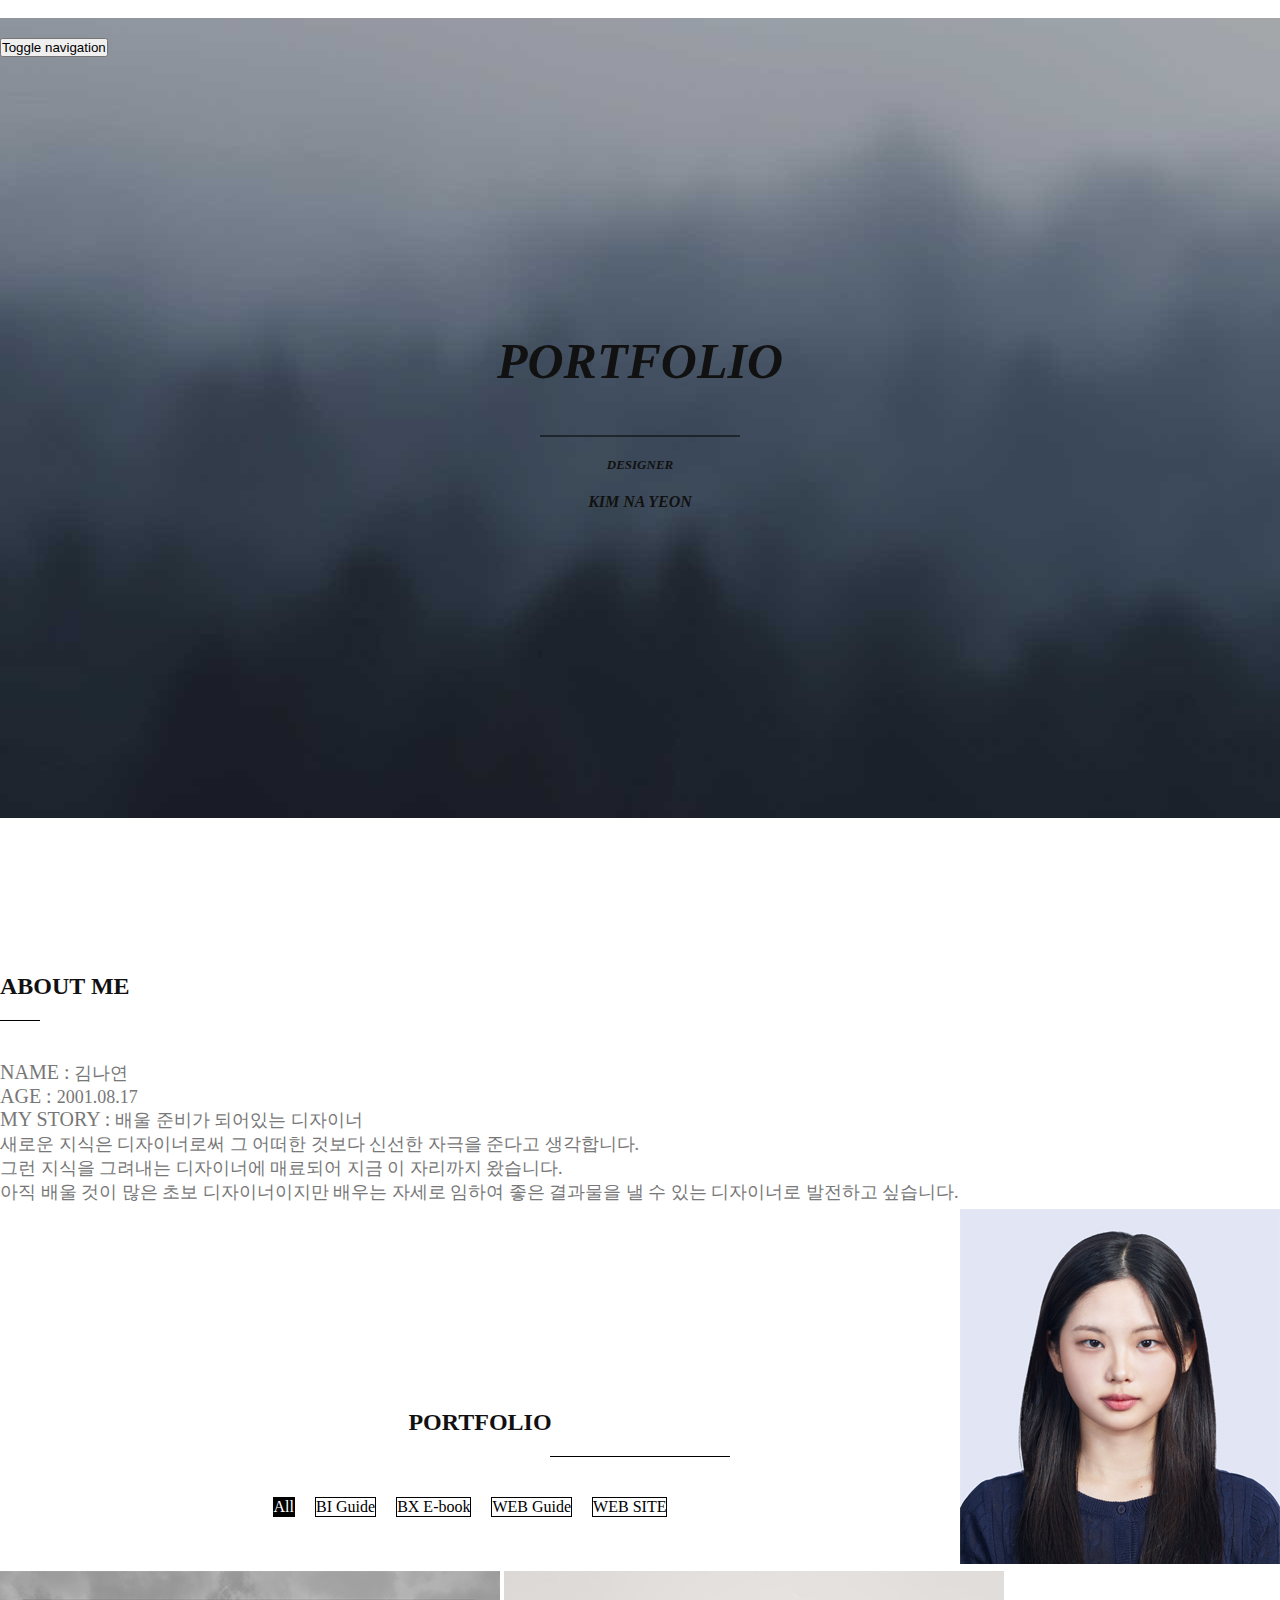
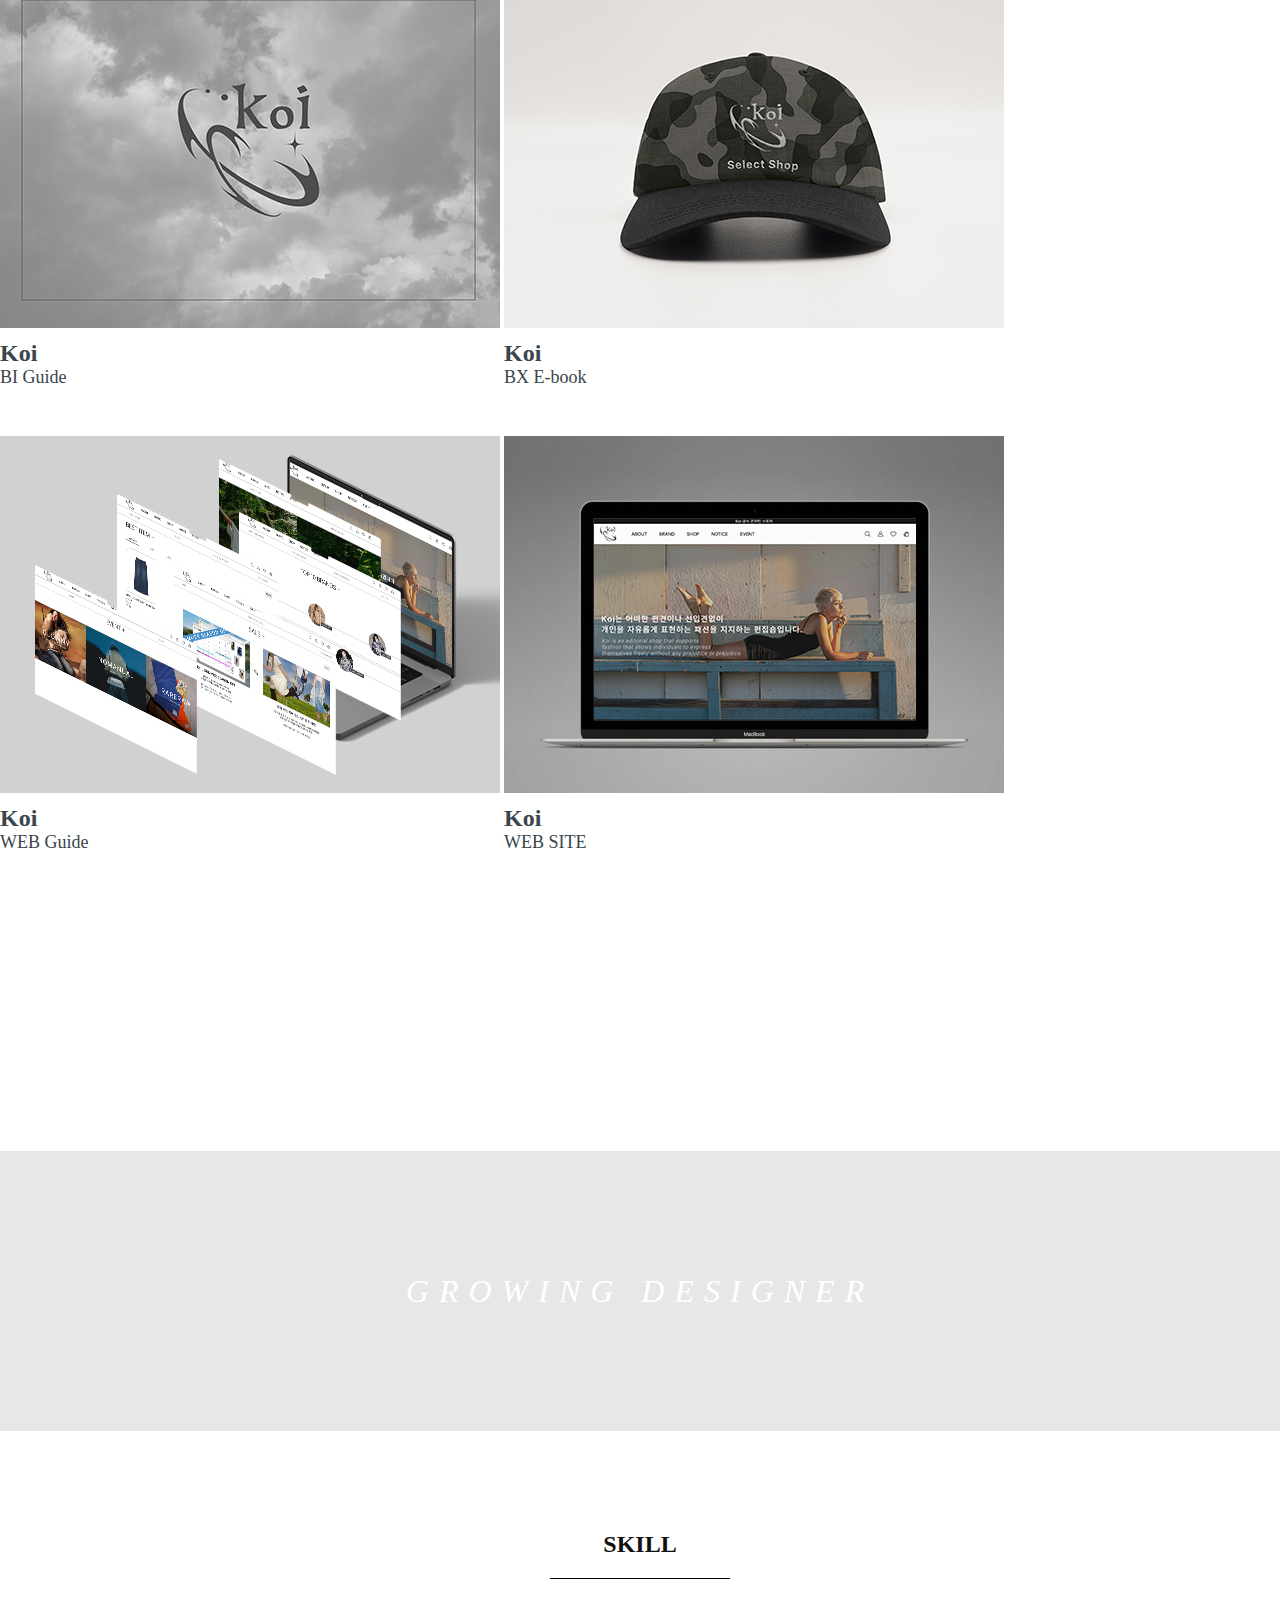
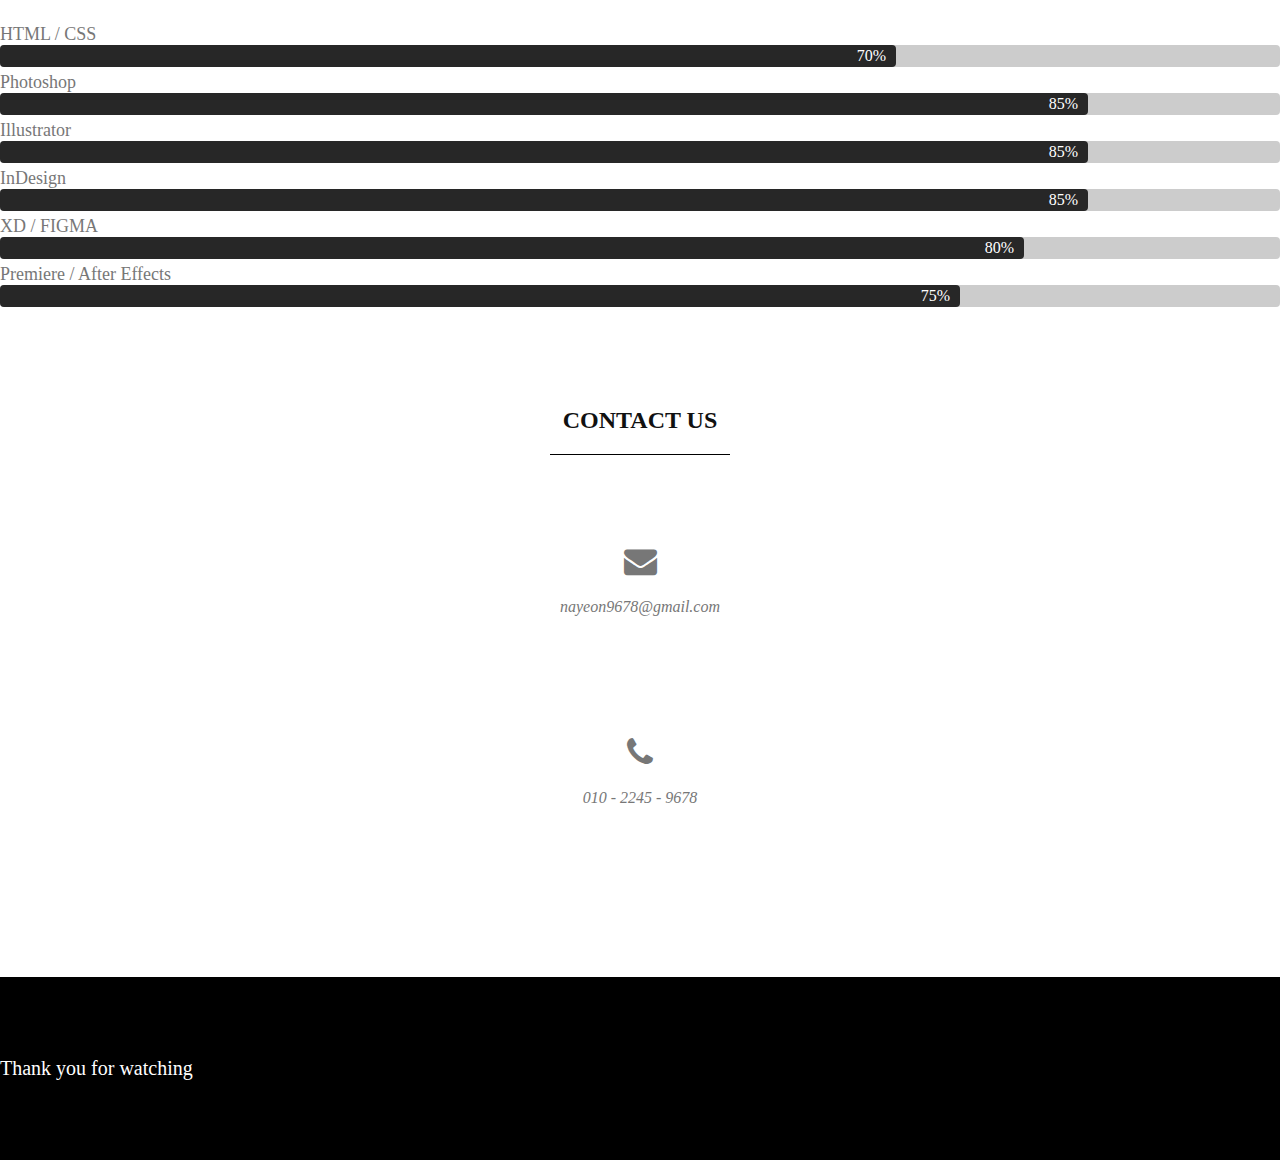
<file: index.html>
<!--
 * A Design by GraphBerry
 * Author: GraphBerry
 * Author URL: http://graphberry.com
 * License: http://graphberry.com/pages/license
-->
<!DOCTYPE html>
<html>

<head>
    <title>KNY's PORTFOLIO</title>
    <meta charset="utf-8">
    <meta http-equiv="X-UA-Compatible" content="IE=edge">
    <meta name="viewport" content="width=device-width, initial-scale=1">
    <meta name="description" content="Free singlepage web template created by GraphBerry">
    <meta name="keywords" content="HTML5, Bootstrap 3, CSS3, javascript, PHP, Responsive, Mobile">
    <meta name="author" content="GraphBerry.com" />
    <!-- Latest compiled and minified CSS -->
    <link rel="stylesheet" href="https://maxcdn.bootstrapcdn.com/bootstrap/3.3.5/css/bootstrap.min.css"
        integrity="sha512-dTfge/zgoMYpP7QbHy4gWMEGsbsdZeCXz7irItjcC3sPUFtf0kuFbDz/ixG7ArTxmDjLXDmezHubeNikyKGVyQ=="
        crossorigin="anonymous">
    <link href='https://fonts.googleapis.com/css?family=Lato' rel='stylesheet' type='text/css'>
    <link rel="stylesheet" type="text/css" href="css/font-awesome.css">
    <link rel="stylesheet" type="text/css" href="css/magnific-popup.css">
    <link rel="stylesheet" type="text/css" href="css/style.css">
    <link rel="shortcut icon" href="./img/favicon.png" type="image/x-icon">
     <!--폰트 어썸-->
   <link href="https://webfontworld.github.io/pretendard/Pretendard.css" rel="stylesheet">
</head>

<body>
    <header>
        <nav class="navbar navbar-fixed-top" id="header-nav">
            <div class="container-fluid">
                <div class="primary-menu">
                    <button type="button" class="navbar-toggle collapsed" data-toggle="collapse" data-target="#navbar"
                        aria-expanded="false" aria-controls="navbar">
                        <span class="sr-only">Toggle navigation</span>
                        <span class="icon-bar"></span>
                        <span class="icon-bar"></span>
                        <span class="icon-bar"></span>
                    </button>
                    <div id="navbar" class="navbar-collapse collapse">
                        <ul class="nav navbar-nav">
                            <li><a data-scroll href="#">HOME</a></li>
                            <li><a data-scroll href="#about">ABOUT</a></li>
                            <li><a data-scroll href="#portfolio">PORTFOLIO</a></li>
                            <li><a data-scroll href="#skill">SKILL</a></li>
                            <li><a data-scroll href="#contact">CONTACT US</a></li>
                        </ul>
                    </div>
                </div>

            </div>
        </nav>

        <div class="main-head">
            <div class="container">
                <div class="row">
                    <div class="col-md-8 col-md-offset-2">
                        
                        
                        <h1>PORTFOLIO</h1><div class="divider"></div>
                        <h4><span>DESIGNER</span> KIM NA YEON</h4>
                       
                    </div>
                </div>
            </div>
        </div>
    </header>

    <section id="about" class="no-padding">
        <div class="container">
            <div class="row">
                <div class="col-md-6 section-text">
                    <div class="title title-left">
                        <h2>ABOUT ME</h2>
                        <div class="divider divider-sm"></div>
                    </div>
                    <p>NAME : <span>김나연</span></p>
                    <p>AGE : <span>2001.08.17</span></p>
                    <p>MY STORY : <span>배울 준비가 되어있는 디자이너 <br>
                        새로운 지식은 디자이너로써 그 어떠한 것보다 신선한 자극을 준다고 생각합니다. <br>
                        그런 지식을 그려내는 디자이너에 매료되어 지금 이 자리까지 왔습니다. <br>
                        아직 배울 것이 많은 초보 디자이너이지만 배우는 자세로 임하여 좋은 결과물을 낼 수 있는 디자이너로 발전하고 싶습니다.

                    </span>
                    </p>
                </div>
                <div class="pull-right">
                    <img src="./img/nayeon.jpg" class="img-responsive">
                </div>
            </div>
        </div>
    </section>

    <section class="portfolio" id="portfolio">
        <div class="col-md-8 col-md-offset-2">
            <div class="title text-center">
                <h2>Portfolio</h2>
                <div class="divider divider-lg"></div>
            </div>
        </div>
        <div class="container" id="portfolio-grid">
            <nav class="centered-pills clearfix">
                <ul class="nav nav-pills">
                    <li><a href="javascript:void(0);" class="filter active" data-filter="all">All</a></li>
                    <li><a href="javascript:void(0);" class="filter" data-filter=".mockups">BI Guide</a></li>
                    <li><a href="javascript:void(0);" class="filter" data-filter=".devices">BX E-book</a></li>
                    <li><a href="javascript:void(0);" class="filter" data-filter=".frames">WEB Guide</a></li>
                    <li><a href="javascript:void(0);" class="filter" data-filter=".templates">WEB SITE</a></li>
                </ul>
            </nav>
            <div class="row">
                <figure class="mix all mockups col-md-4 col-sm-6">
                    <a href="./bi.html" target="_blank">
                        <img class="img-responsive" src="./img/portfolio/bi.jpg" alt="MackBook Mockup" />
                        <h3 class="work_title">Koi</h3>
                        <p class="work_sub_title">BI Guide</p>
                    </a>
                </figure>
                <figure class="mix all devices col-md-4 col-sm-6">
                    <a href="https://kimnayeon07.github.io/e-book/" target="_blank">
                        <img class="img-responsive" src="./img/portfolio/bx_ebook.jpg" alt="Frame" />
                        <h3 class="work_title">Koi</h3>
                        <p class="work_sub_title">BX E-book</p>
                    </a>
                </figure>
                <figure class="mix all frames col-md-4 col-sm-6">
                    <a href="./web.html" target="_blank">
                        <img class="img-responsive" src="./img/portfolio/web_guide.jpg" alt="Coming soon" />
                        <h3 class="work_title">Koi</h3>
                        <p class="work_sub_title">WEB Guide</p>
                    </a>
                </figure>
                <figure class="mix all templates col-md-4 col-sm-6" >
                    <a href="https://kimnayeon07.github.io/Koi/" target="_blank">
                        <img class="img-responsive" src="./img/portfolio/web_site.jpg" alt="Adena icons pack" />
                        <h3 class="work_title">Koi</h3>
                        <p class="work_sub_title">WEB SITE</p>
        
                    </a>
                 

                </figure>

            </div>
        </div>
    </section>
    <!--미들 배너-->
    <section id="about">
        <div class="testimonial">
            <div class="mask">
                <div class="container">
                    <div class="row">
                        <div class="col-md-8 col-md-offset-2">
                            <div class="single-testimonial">
                               <h1>GROWING DESIGNER
                               </h1>
                            </div>
                        </div>
                    </div>
                </div>
            </div>
        </div>
    </section>

<!--막대그래프-->
<section id="skill">
    <div class="container">
        <div class="row">
            <div class="col-md-12">
                <div class="title text-center">
                    <h2>Skill</h2>
                    <div class="divider divider-lg"></div>
                </div>
                <p class="skill_text">HTML / CSS</p>
                <div class="graph stack">
                    <span style="width:70%">70%</span>
                </div>
                <p class="skill_text">Photoshop</p>
                <div class="graph stack2">
                    <span style="width:85%">85%</span>
                </div>
                <p class="skill_text">Illustrator</p>
                <div class="graph stack3">
                    <span style="width:85%">85%</span>
                </div>
                <p class="skill_text">InDesign</p>
                <div class="graph stack4">
                    <span style="width:85%">85%</span>
                </div>
                <p class="skill_text">XD / FIGMA</p>
                <div class="graph stack5">
                    <span style="width:80%">80%</span>
                </div>
                <p class="skill_text">Premiere / After Effects</p>
                <div class="graph stack6">
                    <span style="width:75%">75%</span>
                </div>
            </div>
        </div>
            
    </div>
</section>
    

    <section id="contact">
        <div class="container">
            <div class="row">
                <div class="col-md-8 col-md-offset-2">
                    <div class="title text-center">
                        <h2>Contact Us</h2>
                        <div class="divider divider-lg"></div>
                    </div>
                </div>
            </div>
            <div class="row">
                <address class="col-md-6">
                    <i class="fa fa-envelope"></i>
                    <span>nayeon9678@gmail.com</span>
                </address>
                <address class="col-md-6">
                    <i class="fa fa-phone"></i>
                    <span>010 - 2245 - 9678</span>
                </address>
            </div>
        </div>
    </section>
    <footer>
        <div class="container">
            <div class="row">
                <div class="text-center">
                    <p>Thank you for watching</p>
                </div>
            </div>
        </div>
    </footer>


    <script src="https://code.jquery.com/jquery-1.12.4.min.js"
        integrity="sha256-ZosEbRLbNQzLpnKIkEdrPv7lOy9C27hHQ+Xp8a4MxAQ=" crossorigin="anonymous"></script>
    <script src="js/jquery.mixitup.js"></script>
    <script type="text/javascript" src="js/jquery.magnific-popup.min.js"></script>
    <script src="https://maxcdn.bootstrapcdn.com/bootstrap/3.3.5/js/bootstrap.min.js"
        integrity="sha512-K1qjQ+NcF2TYO/eI3M6v8EiNYZfA95pQumfvcVrTHtwQVDG+aHRqLi/ETn2uB+1JqwYqVG3LIvdm9lj6imS/pQ=="
        crossorigin="anonymous"></script>
    <script type="text/javascript" src="js/smooth-scroll.js"></script>
    <script src="js/custom.js"></script>
</body>

</html>
</file>
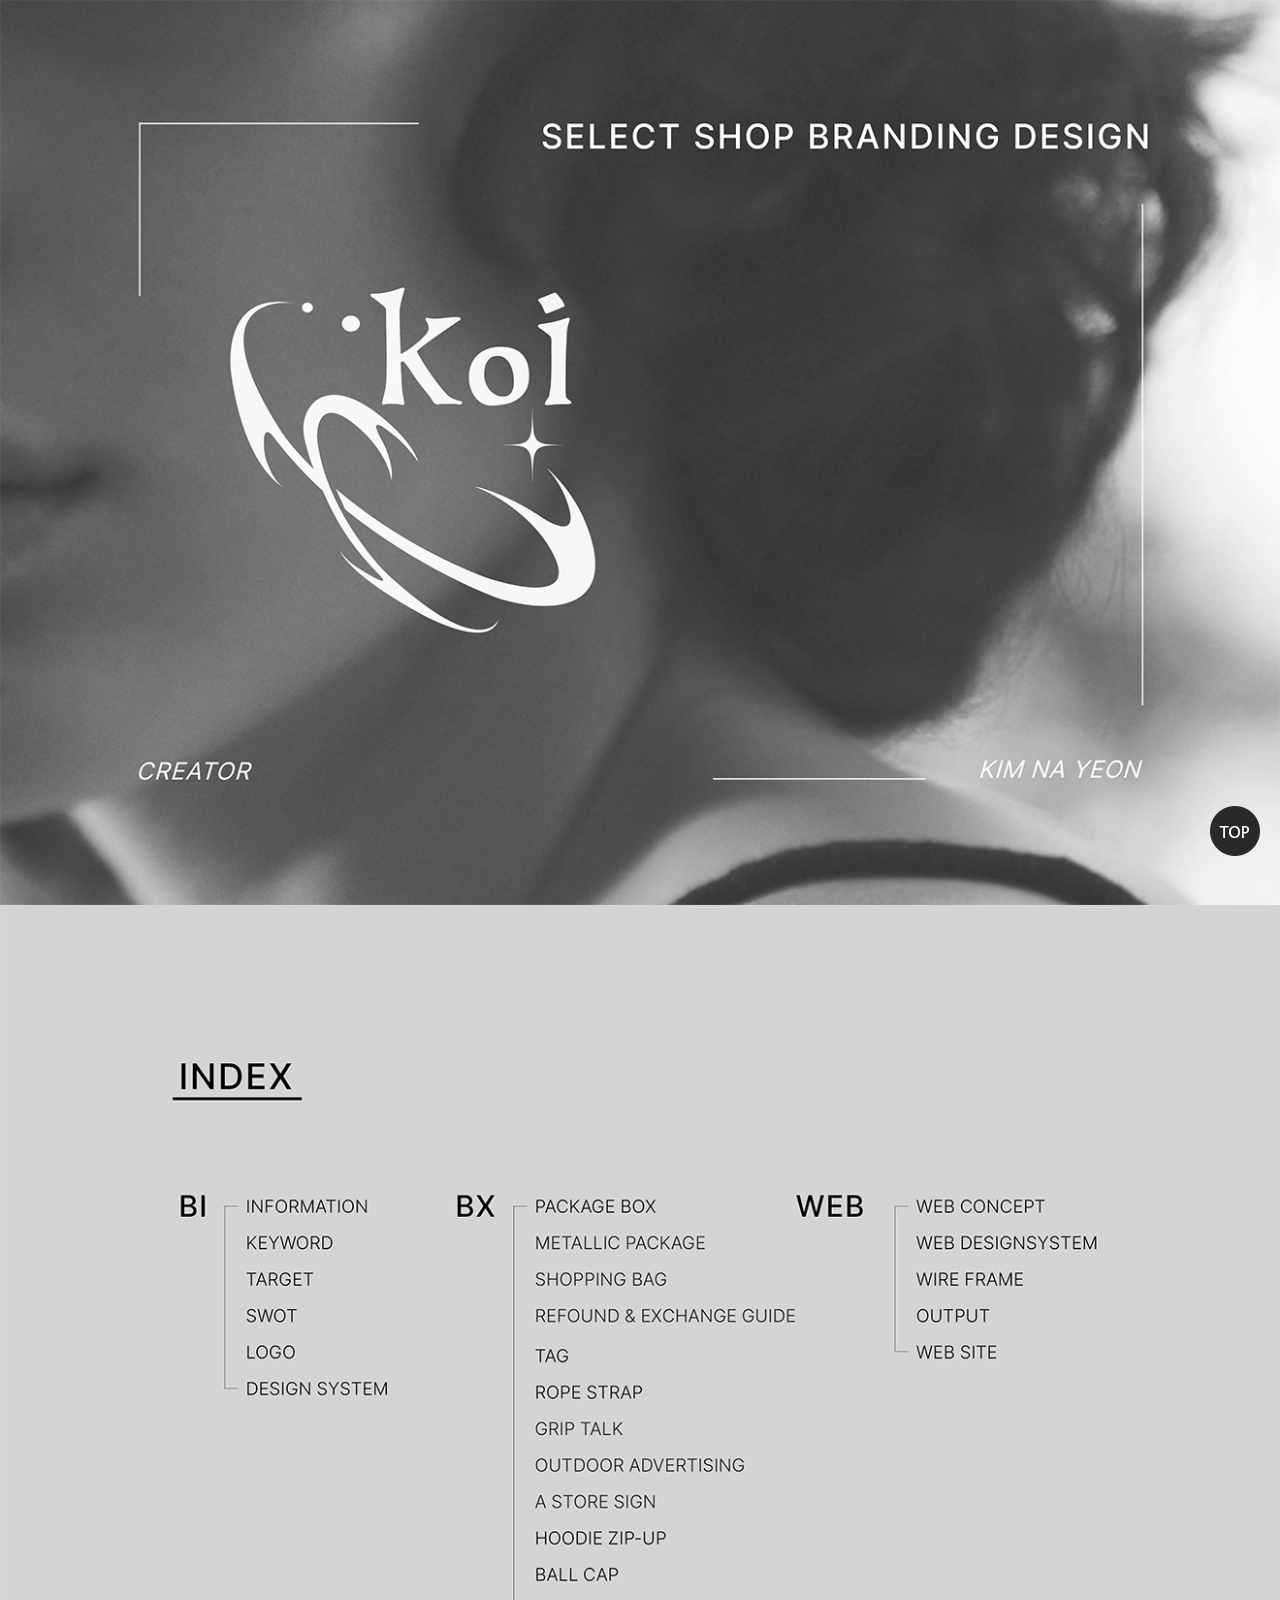
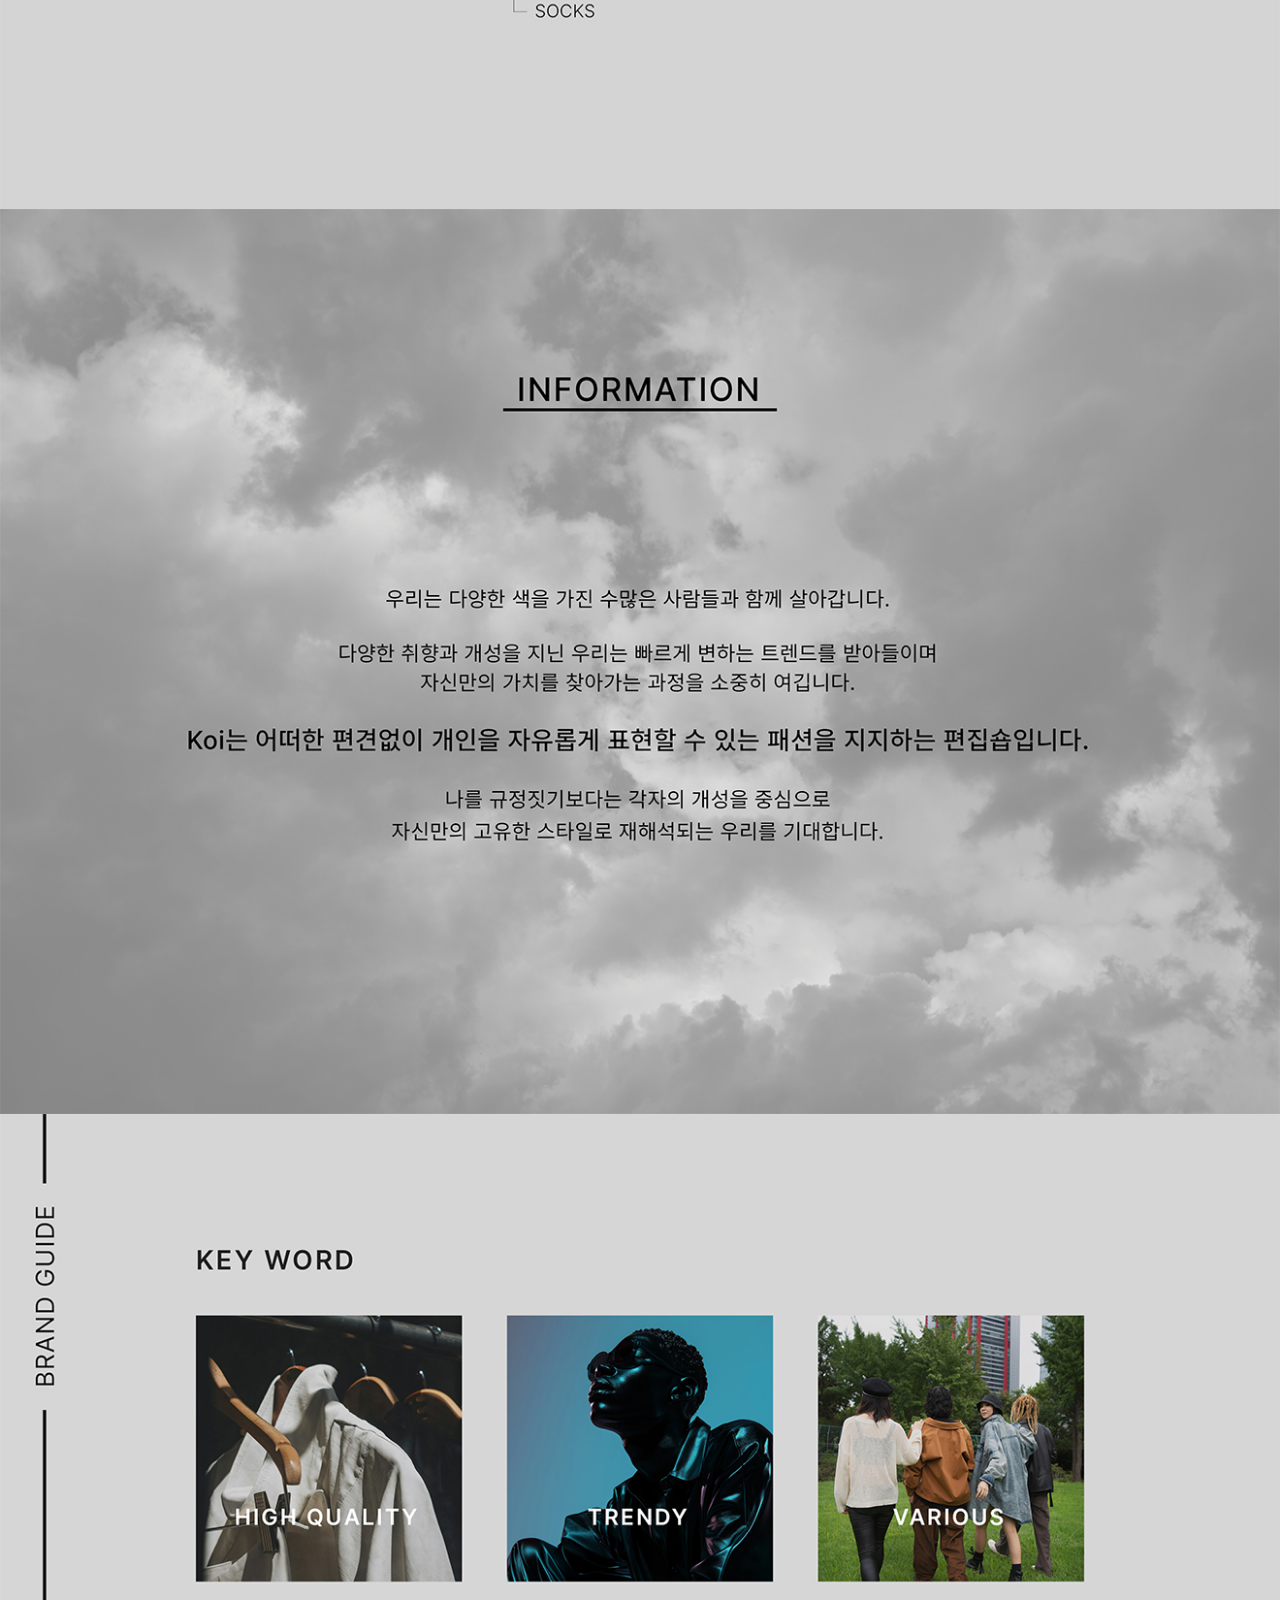
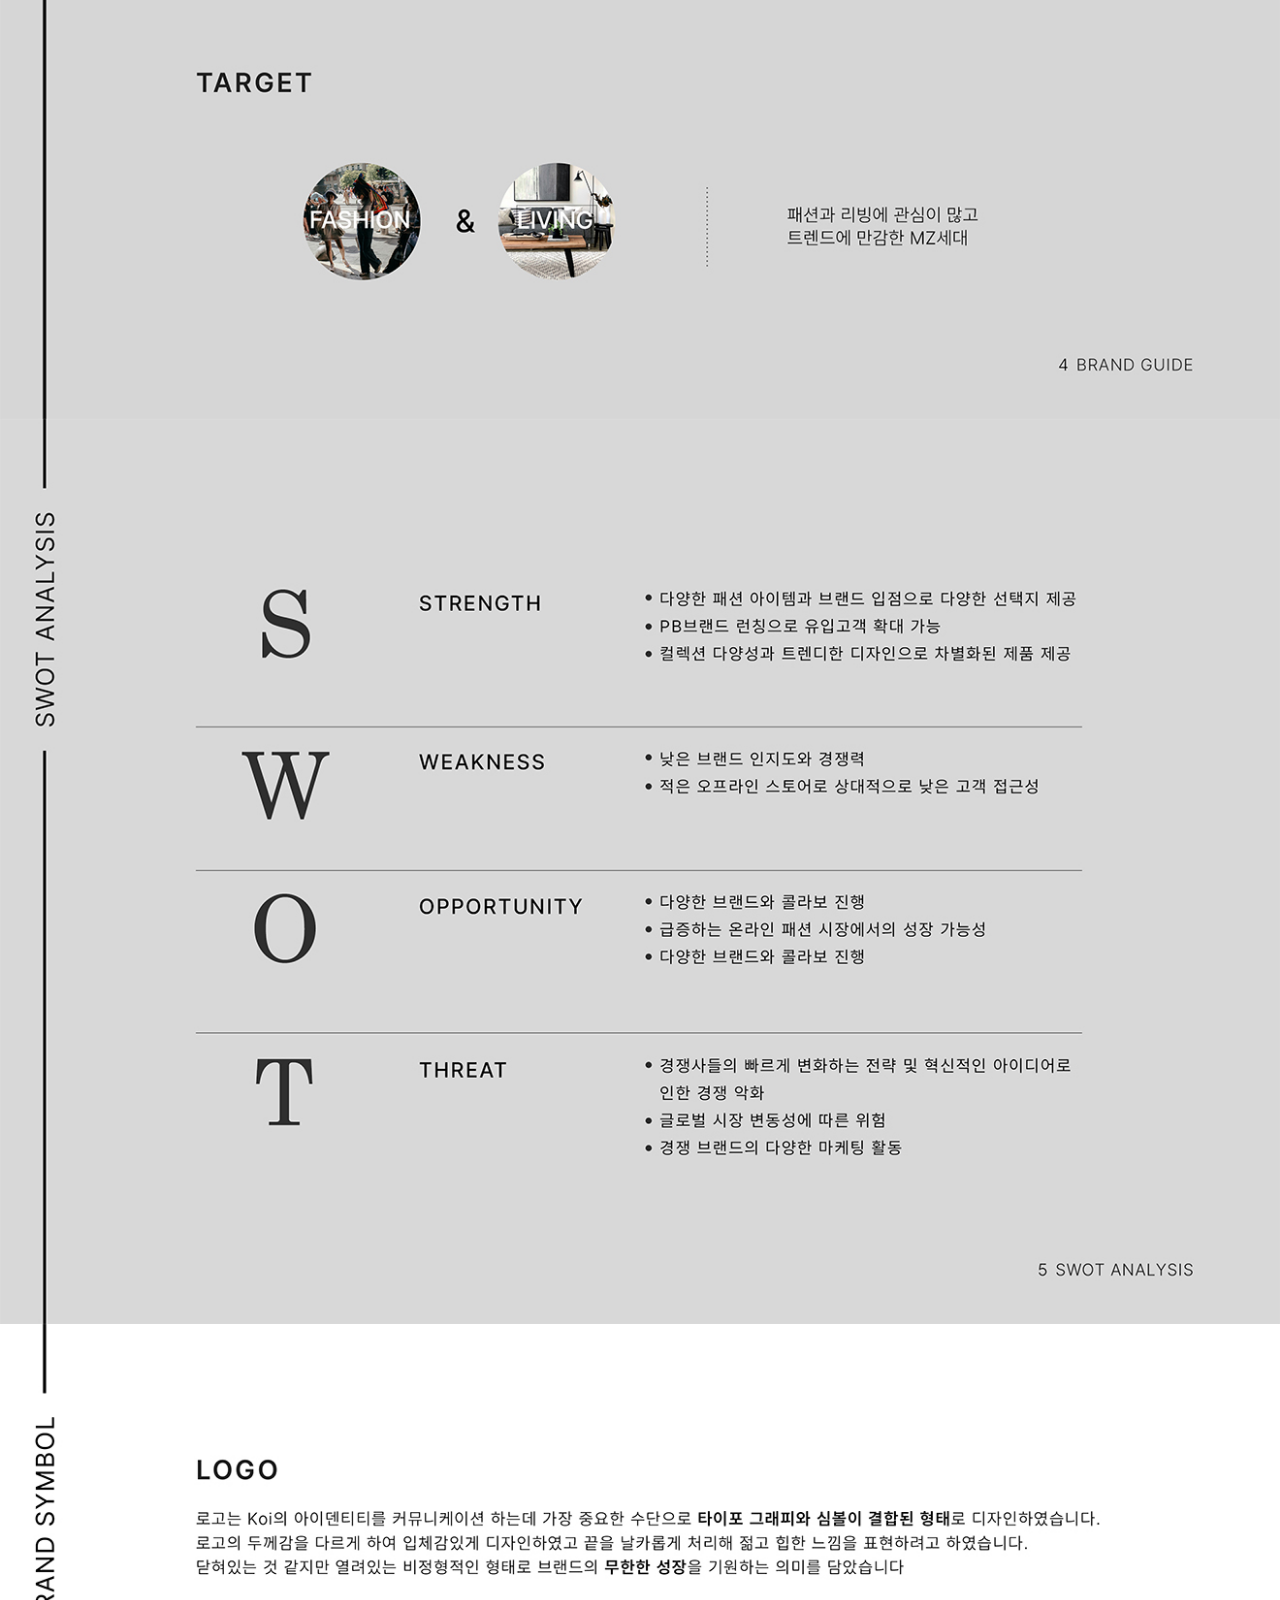
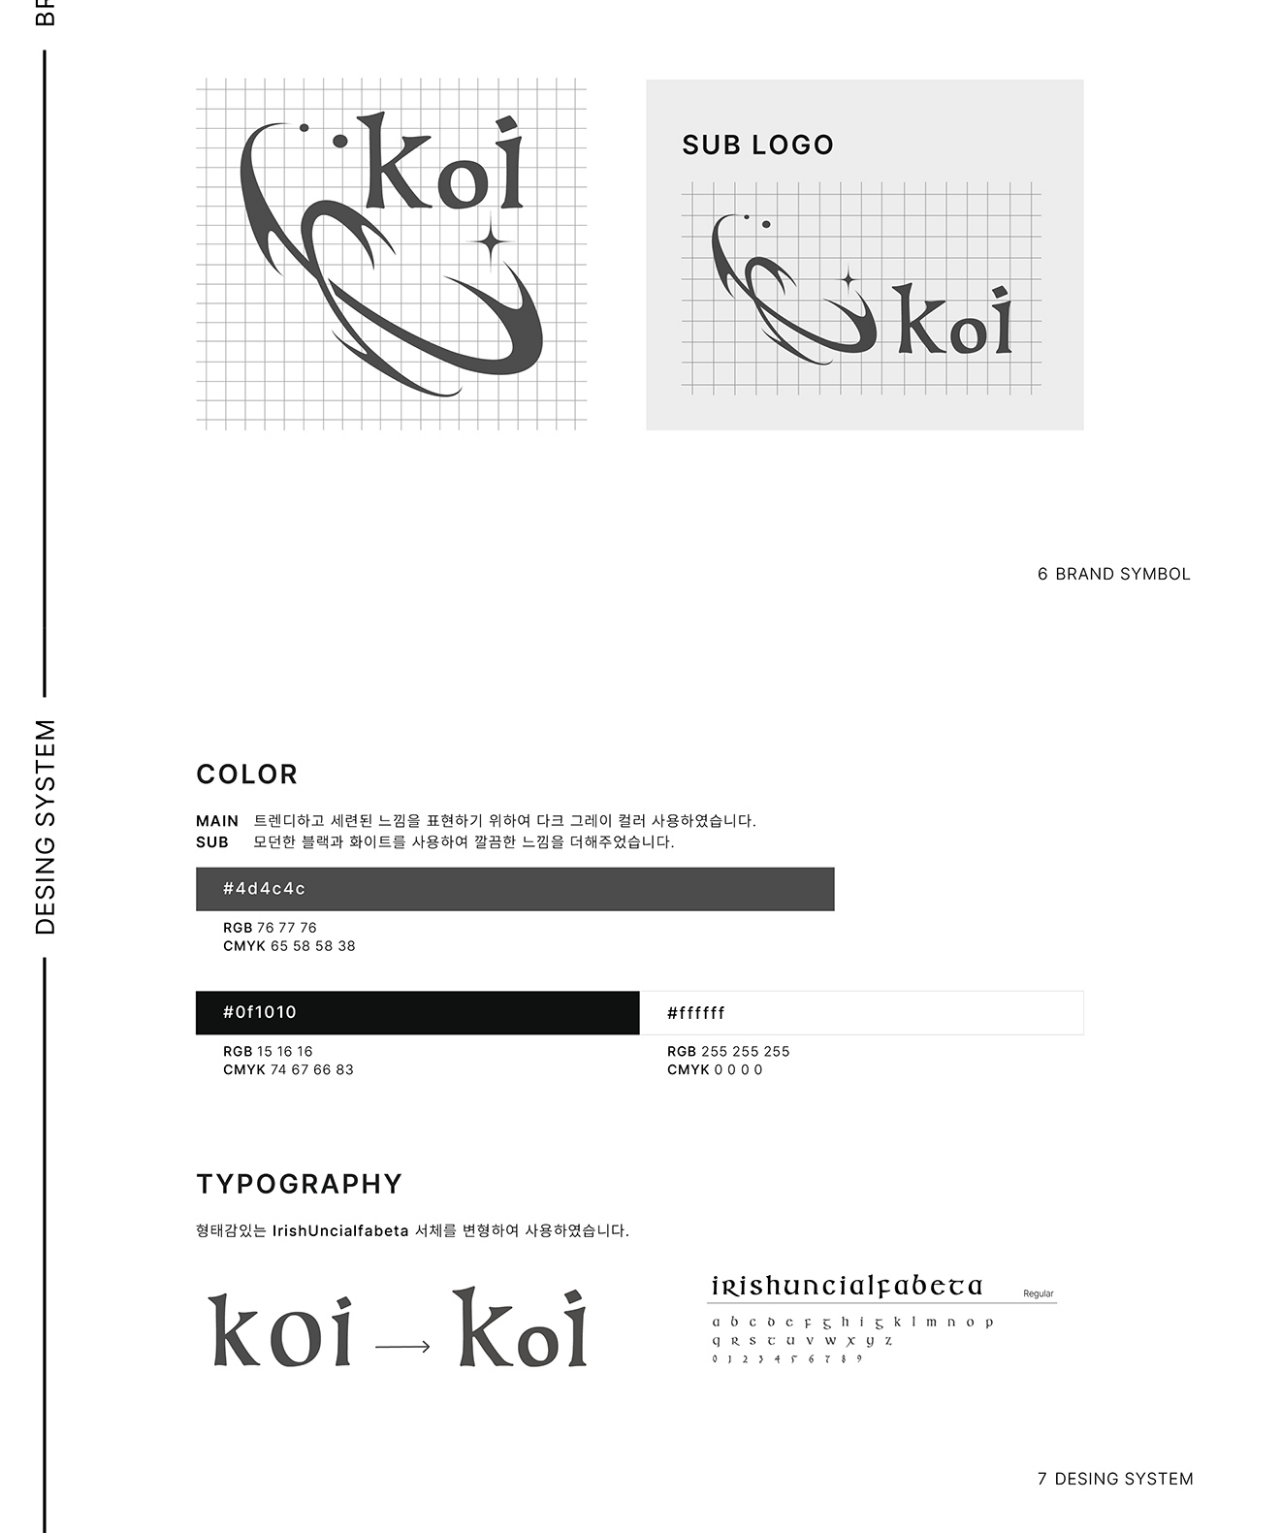
<file: bi.html>
<!doctype html>
<html>
	<head>
		<title>Koi</title>
		<meta charset="utf-8">
		<meta name="viewport" content="width=device-width, initial-scale=1">
		<meta http-equiv="X-UA-Compatible" content="IE=edge">
		<link rel="shortcut icon" href="./img/logo.png" type="image/x-icon">
		<style>
			*{margin:0; padding:0;}
			body{
				background-color: #bebebe;
			}
			a{text-decoration:none;
				color:#000;}
			
			.fixed_box{position:fixed;
				bottom:40px;
				right:30px;
				width:40px;}
			#top{
				max-width:1320px;
				margin:0 auto;
			}
			#top img{
				width:100%;
				display: block;
			}
			
		</style>
	</head>
	<body>
		<div id="top">
			<img src="./img/bi/bi1.jpg" class="guide1"><!--가이드 이미지 경로 지정하기-->
			<img src="./img/bi/bi2.jpg" class="guide1"><!--가이드 이미지 경로 지정하기-->
			<img src="./img/bi/bi3.jpg" class="guide1"><!--가이드 이미지 경로 지정하기-->
			<img src="./img/bi/bi4.jpg" class="guide1"><!--가이드 이미지 경로 지정하기-->
			<img src="./img/bi/bi5.jpg" class="guide1"><!--가이드 이미지 경로 지정하기-->
			<img src="./img/bi/bi6.jpg" class="guide1"><!--가이드 이미지 경로 지정하기-->
			<img src="./img/bi/bi7.jpg" class="guide1"><!--가이드 이미지 경로 지정하기-->
			
		
		</div>
		<div class="fixed_box">
			<a href="#top" class="top_btn"><!--href부분은 이미지를 감싼 div에 있는 id이름과 동일하게 설정.-->
				<img src="./img/bi/top.png" alt="top">
			</a>
		</div>


		<!--이동시 부드럽게 이동시키기 위해 추가한 구문 시작. script쪽 전부 삭제가능.-->
		<script src="https://code.jquery.com/jquery-1.12.4.min.js" integrity="sha256-ZosEbRLbNQzLpnKIkEdrPv7lOy9C27hHQ+Xp8a4MxAQ=" crossorigin="anonymous"></script>
		<script>
			$(function() {
				$('a[href*="#"]:not([href="#"])').click(function() {
				if (location.pathname.replace(/^\//,'') == this.pathname.replace(/^\//,'') && location.hostname == this.hostname) {
				var target = $(this.hash);
				target = target.length ? target : $('[name=' + this.hash.slice(1) +']');
				if (target.length) {
				$('html, body').animate({
				scrollTop: target.offset().top
				}, 500);//움직이는 시간 조정
				return false;
				}
				}
				});
				});
		</script>
		<!--이동시 부드럽게 이동시키기 위해 추가한 구문 끝. 삭제가능.-->
	</body>
</html>
</file>
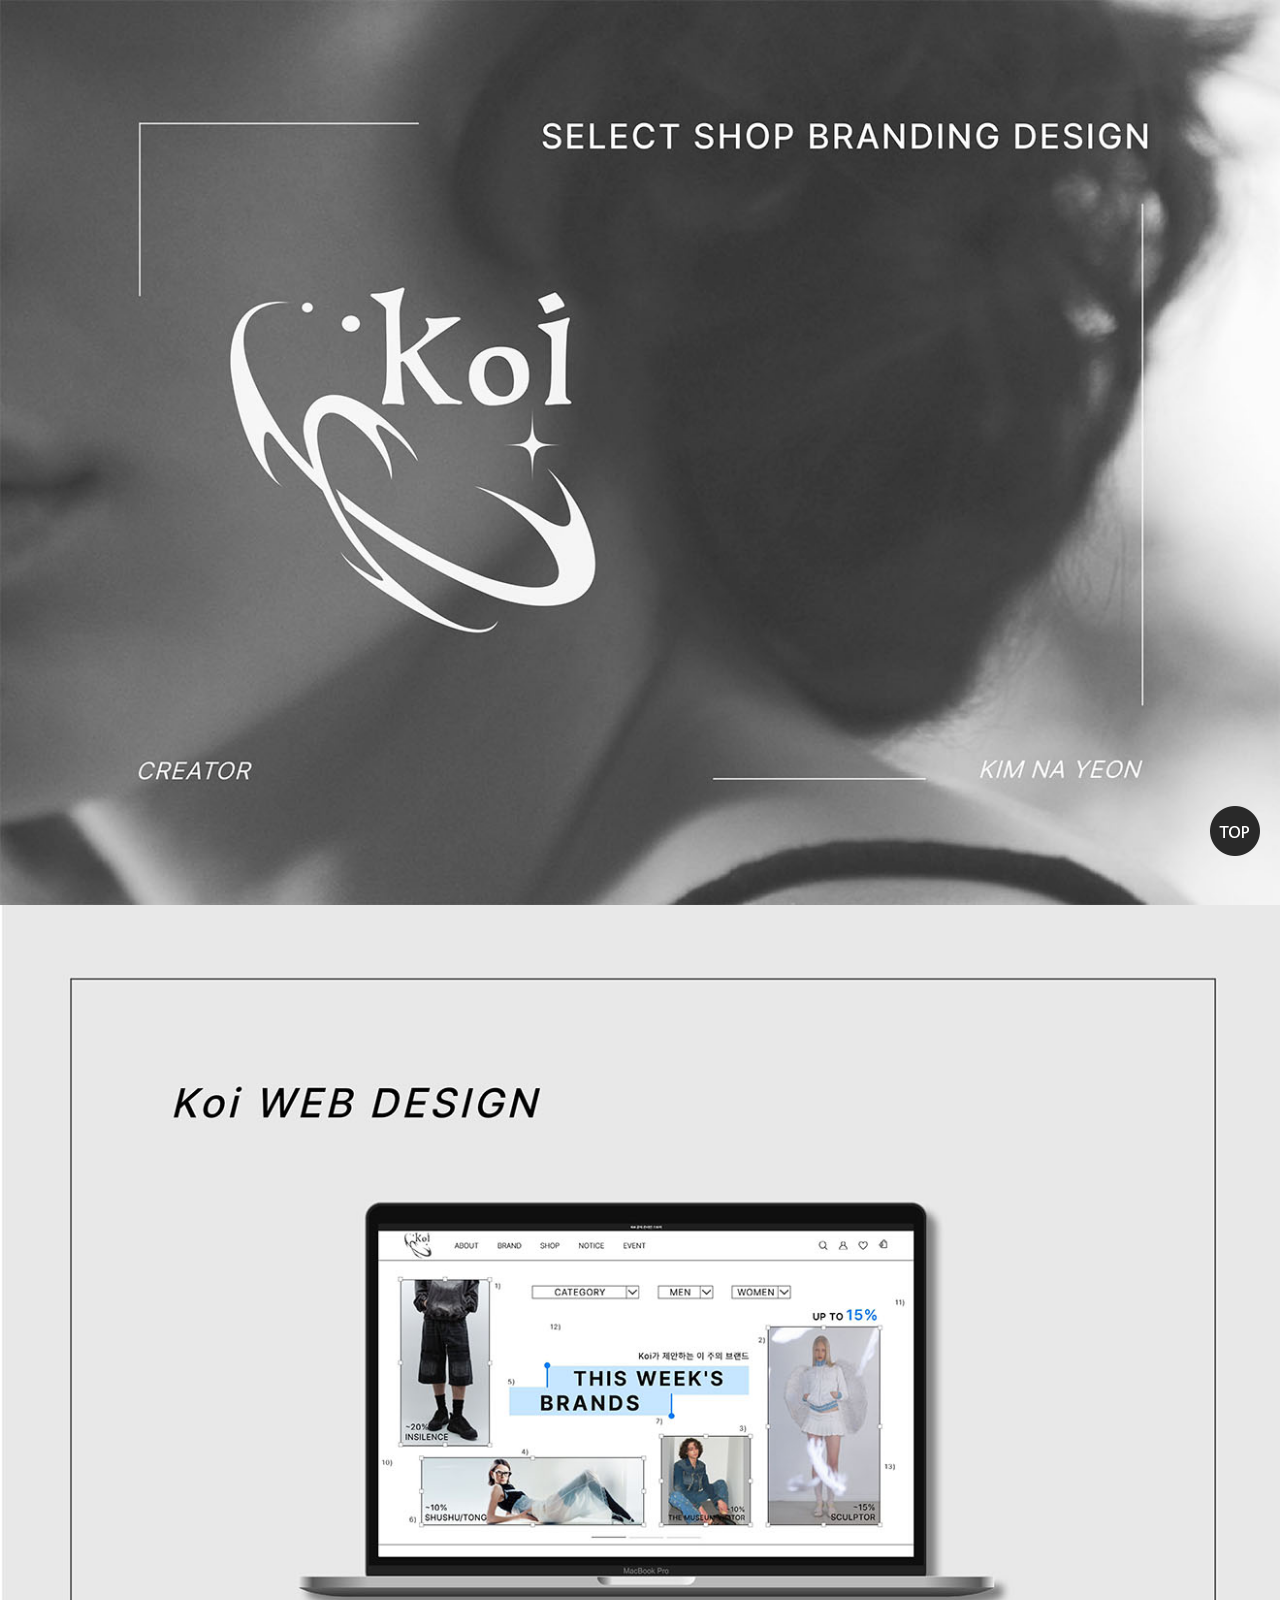
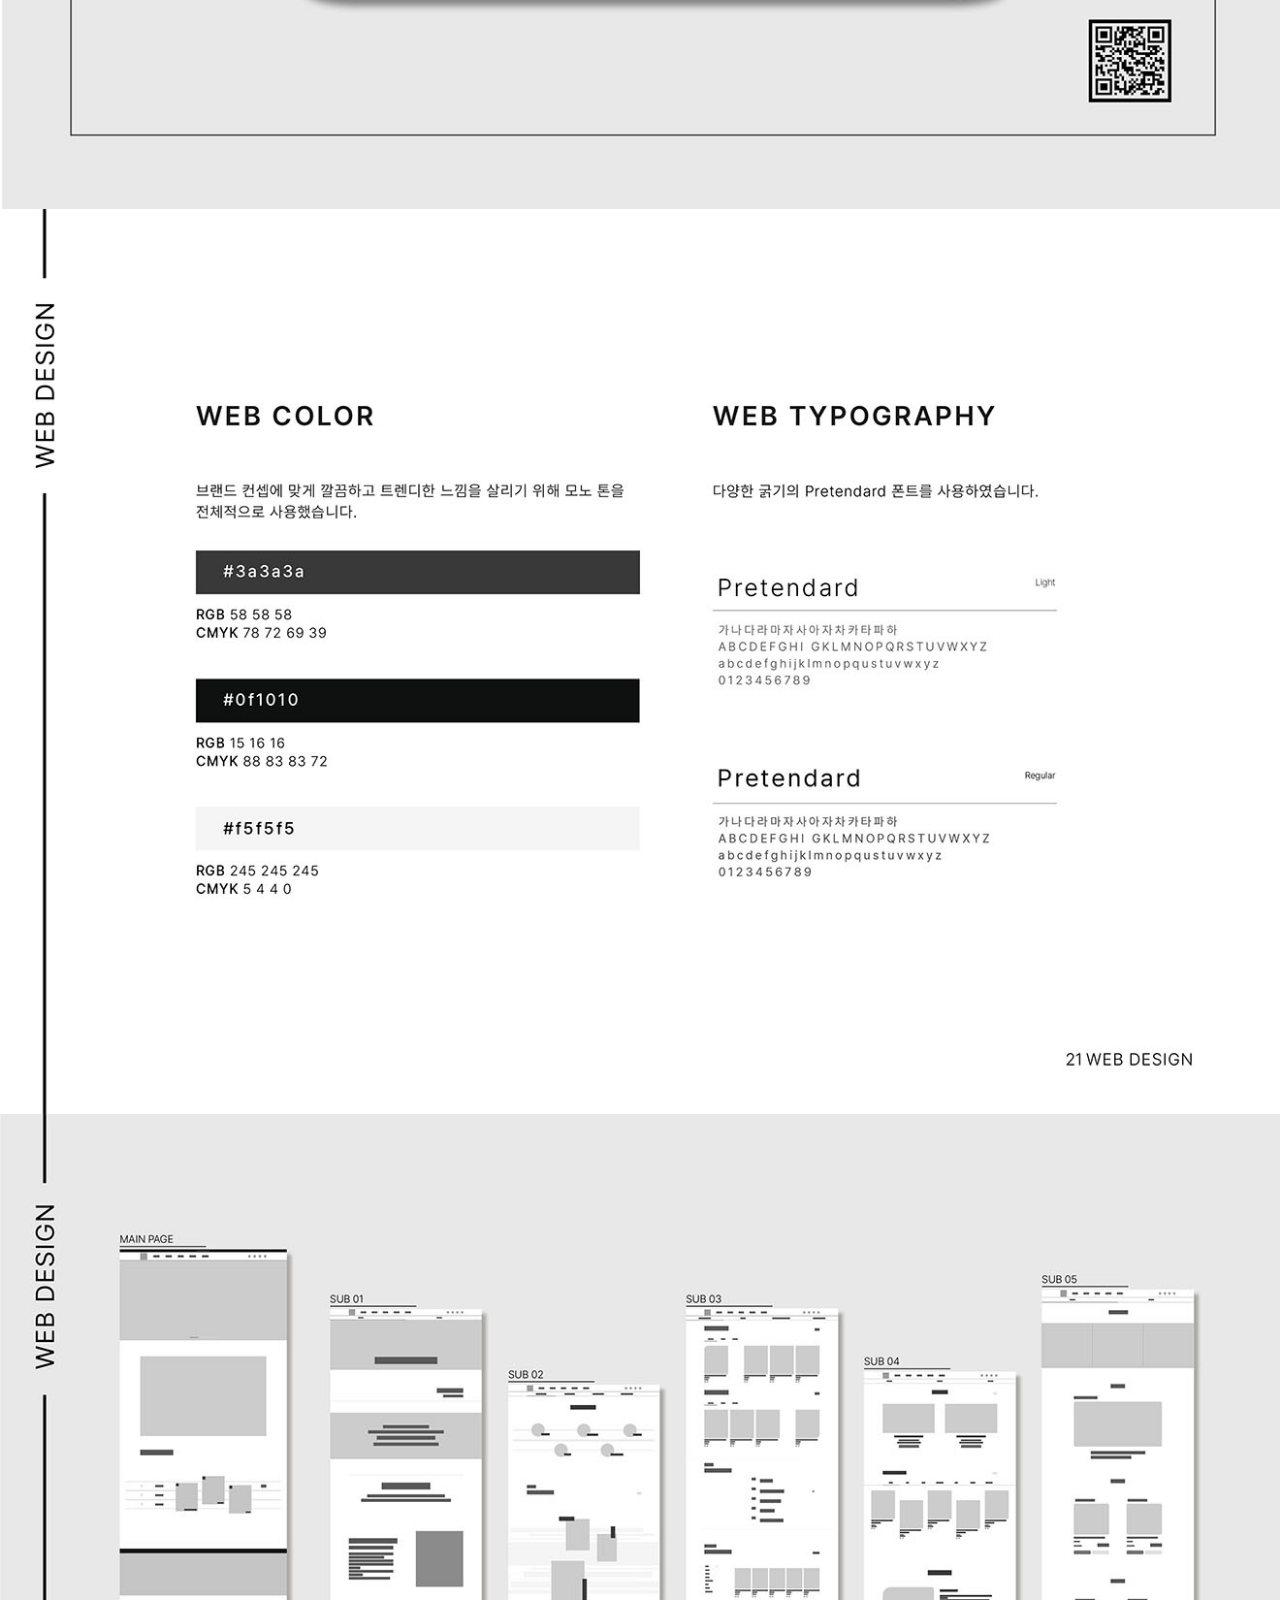
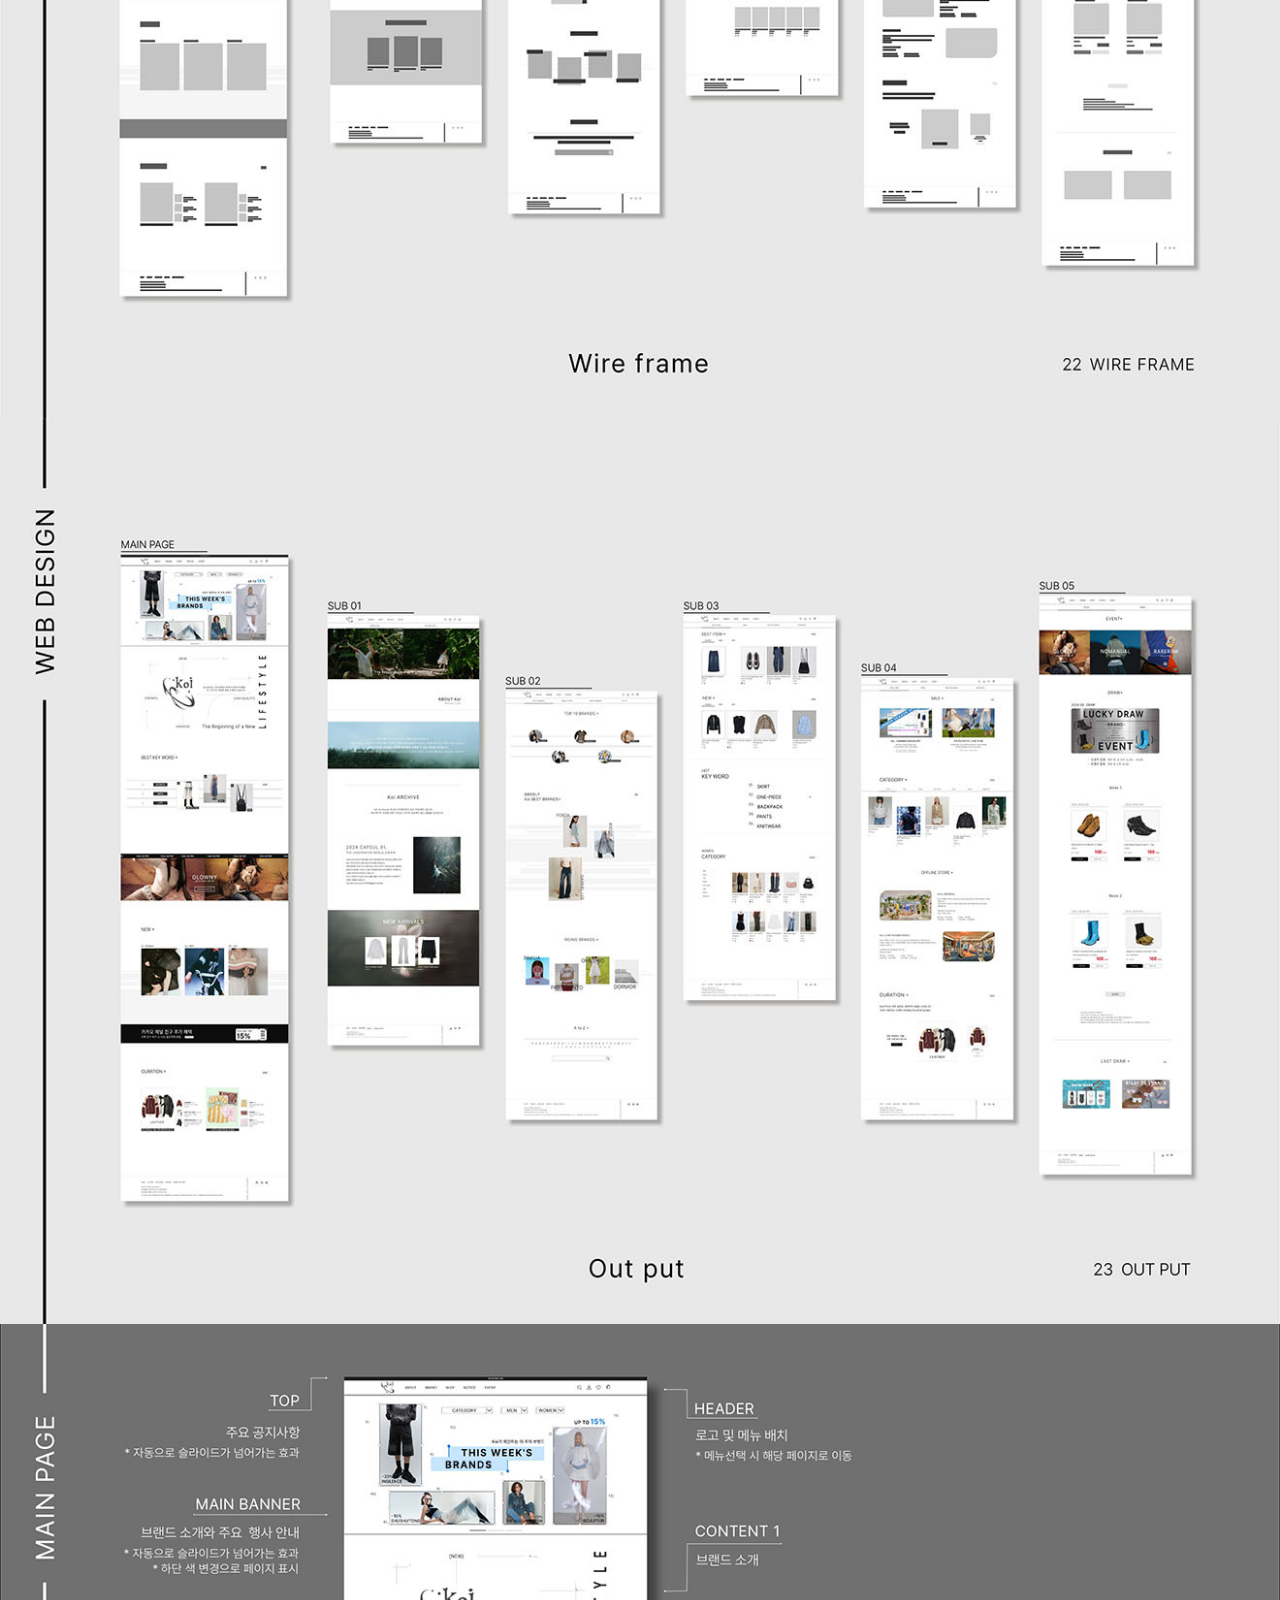
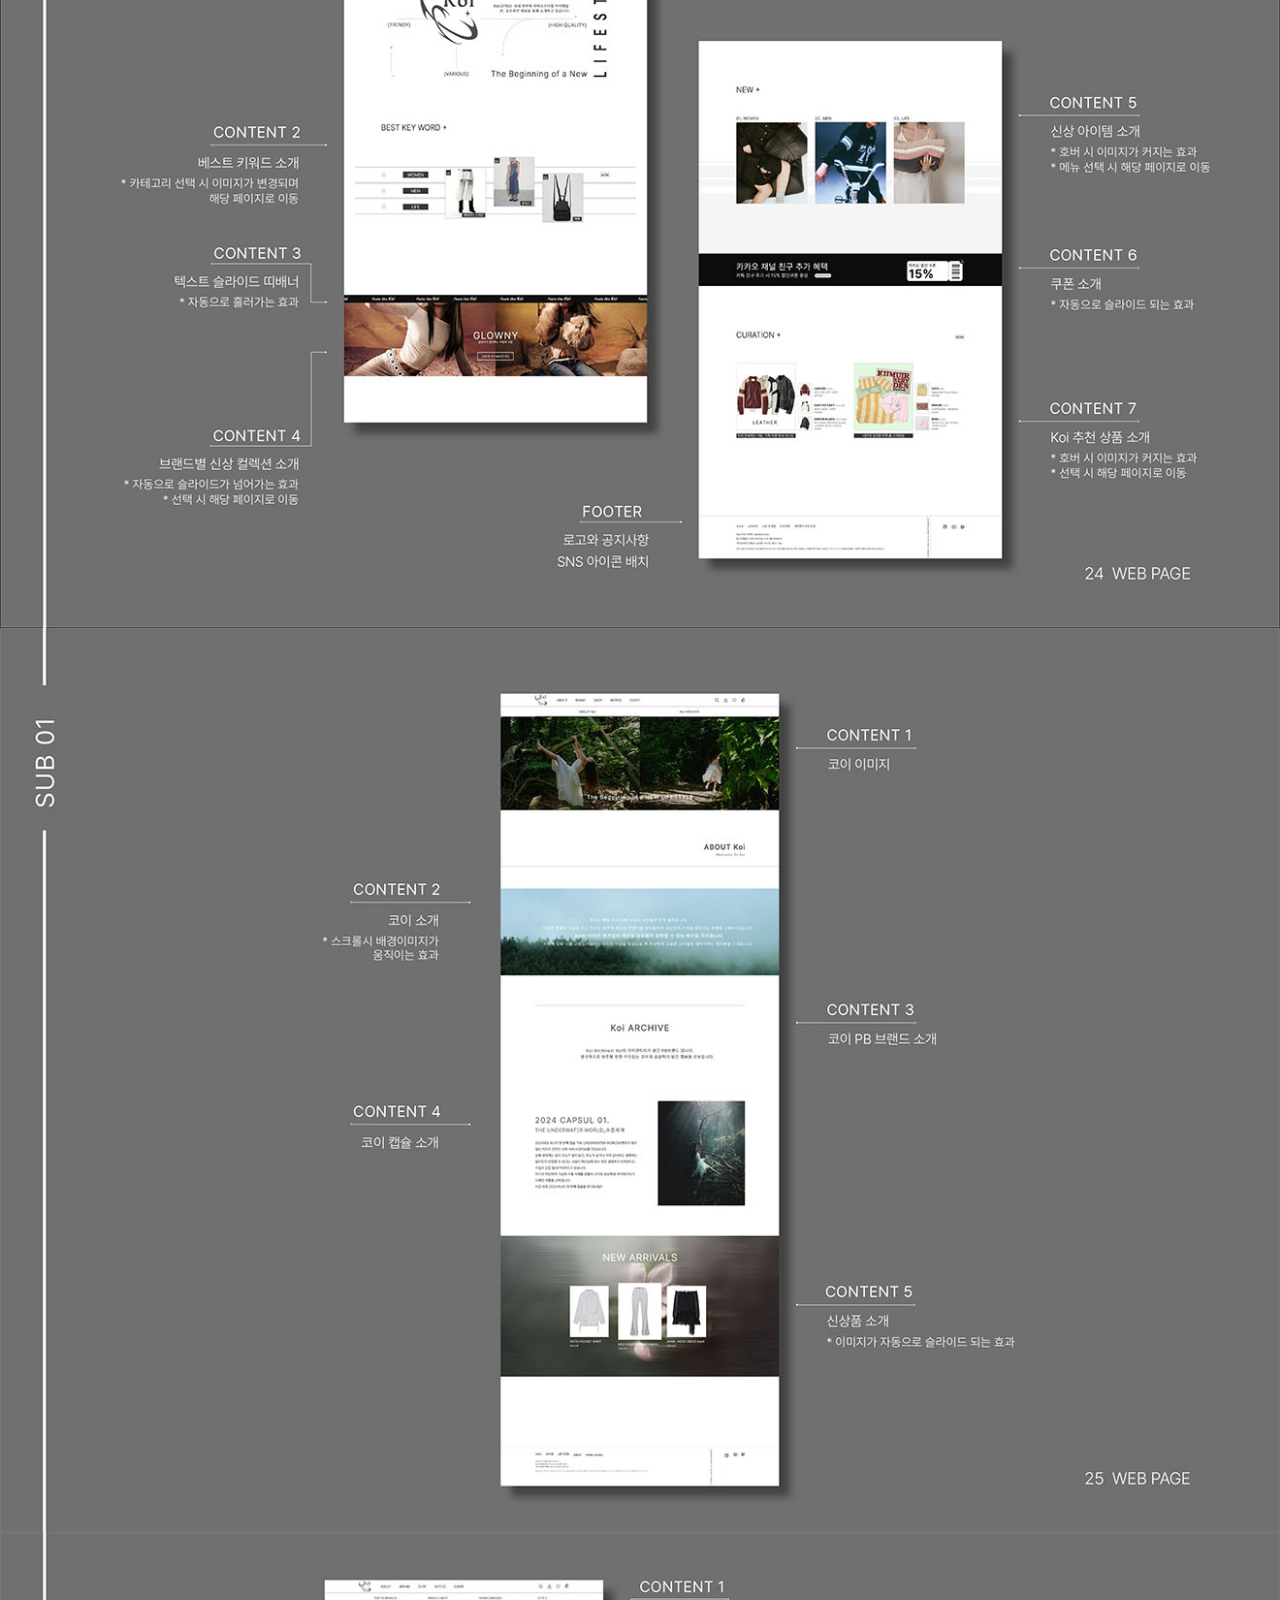
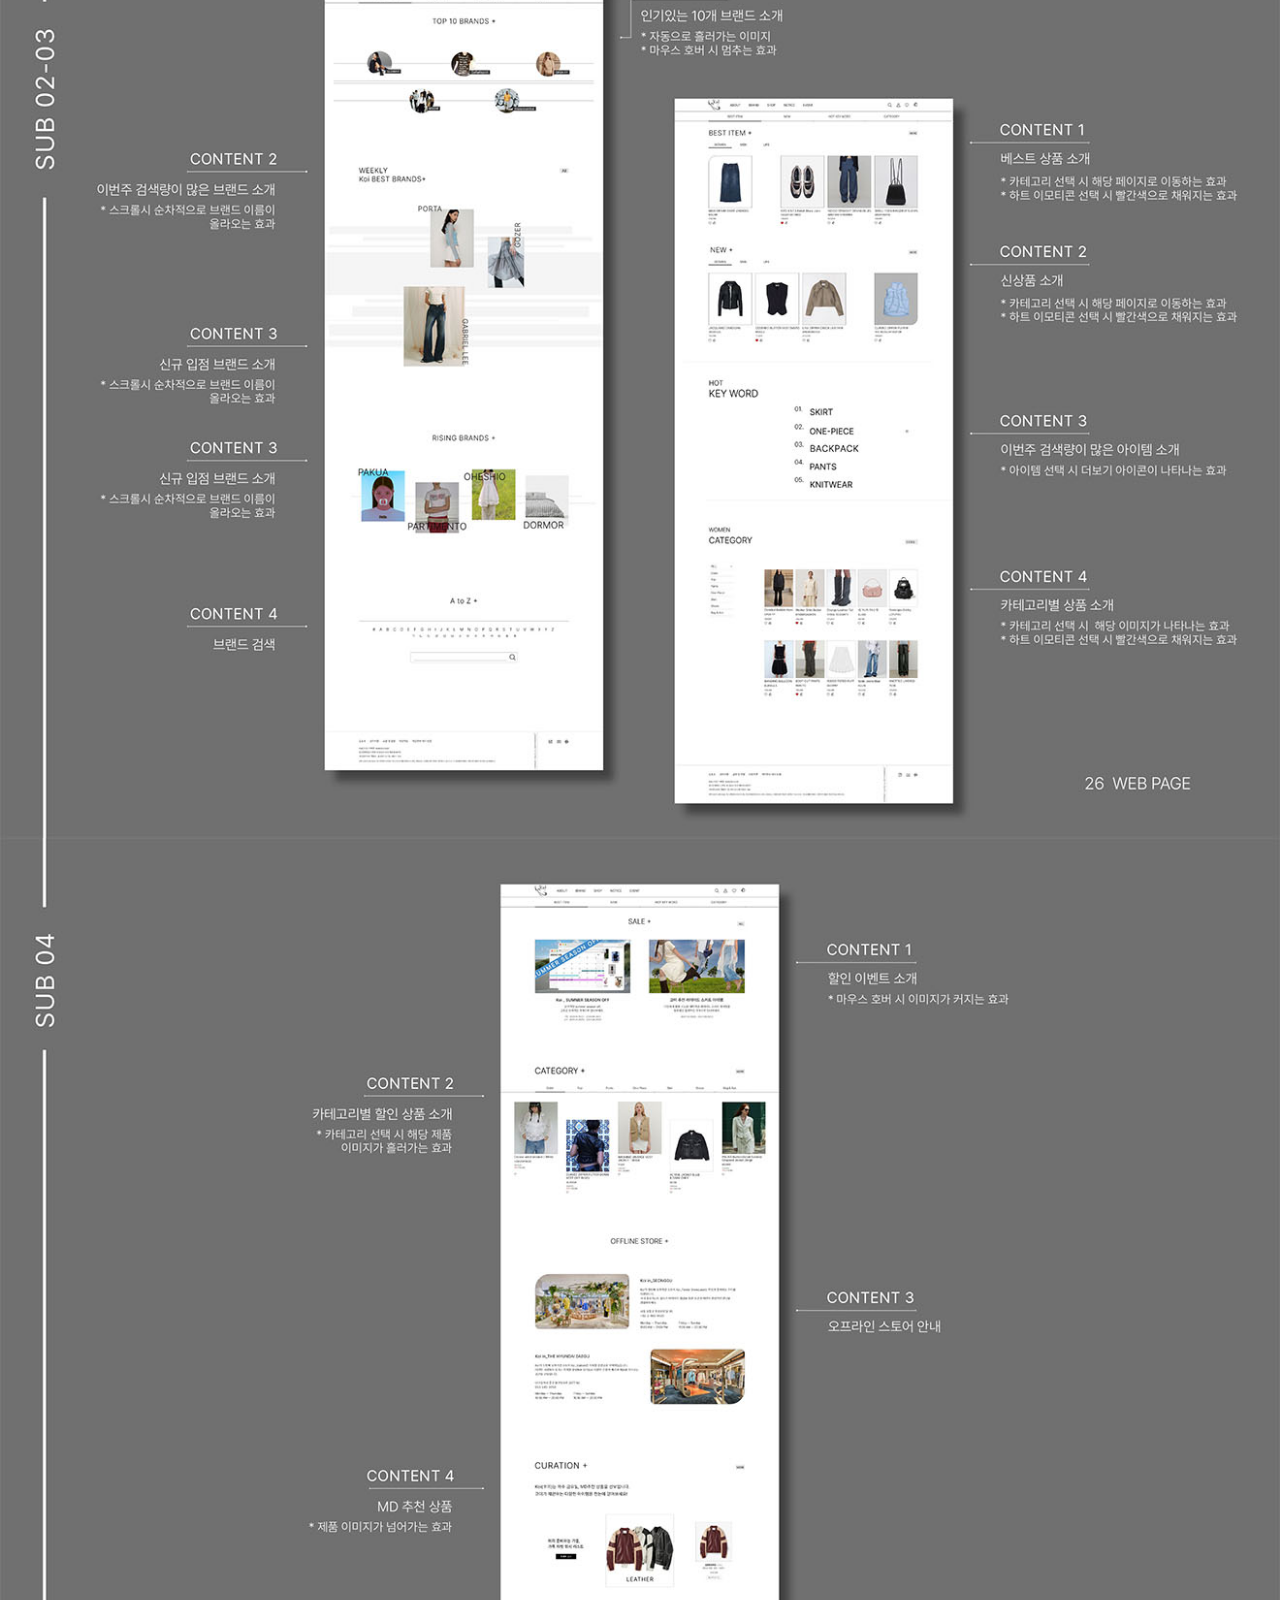
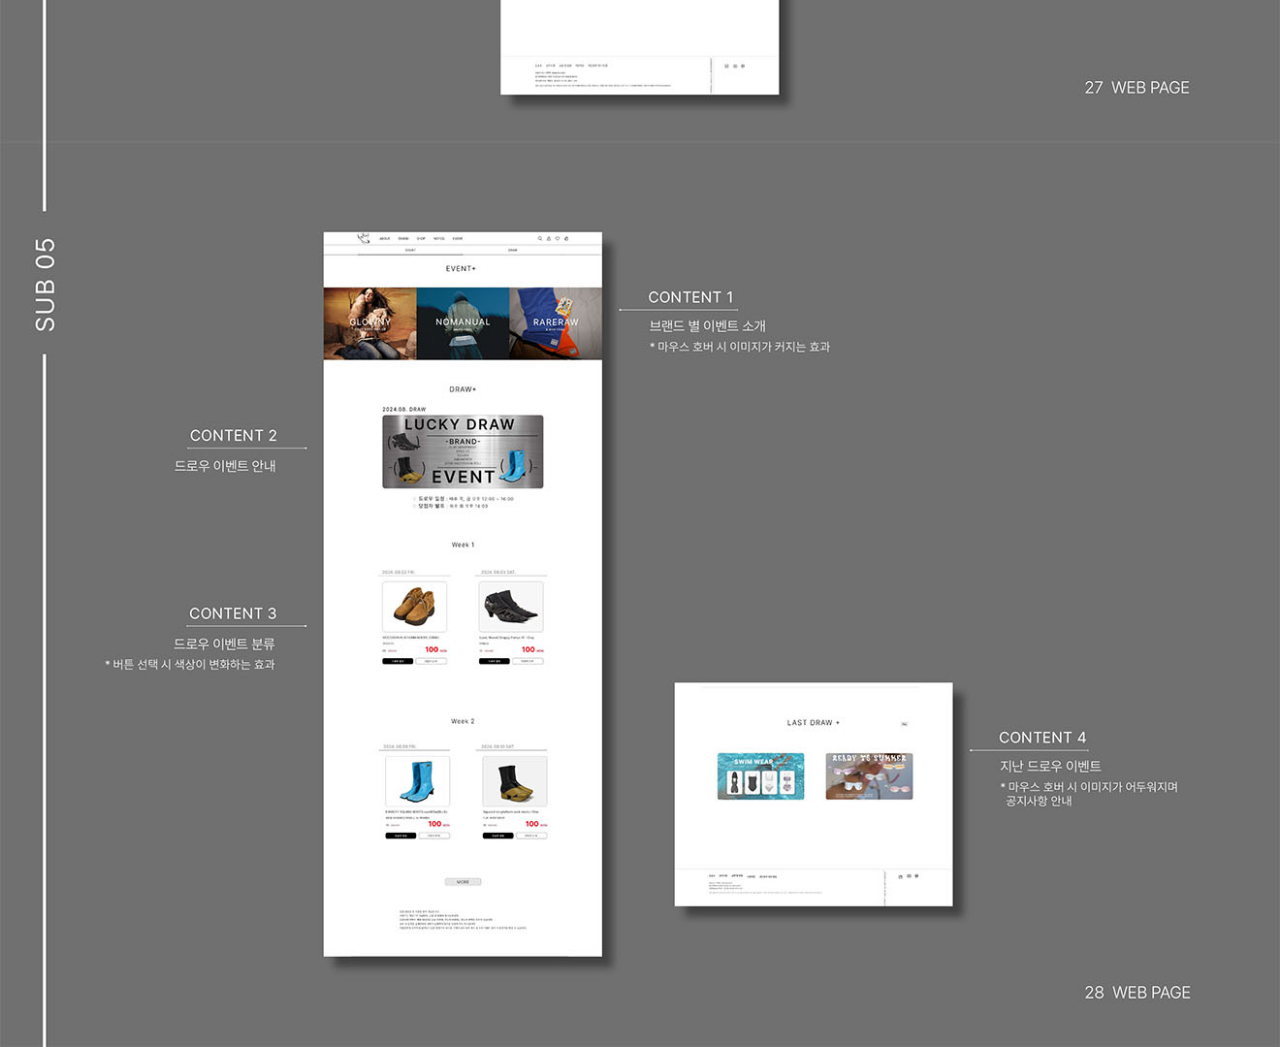
<file: web.html>
<!doctype html>
<html>
	<head>
		<title>Koi</title>
		<meta charset="utf-8">
		<meta name="viewport" content="width=device-width, initial-scale=1">
		<meta http-equiv="X-UA-Compatible" content="IE=edge">
		<link rel="shortcut icon" href="./img/logo.png" type="image/x-icon">
		<style>
			*{margin:0; padding:0;}
			body{
				background-color: #bebebe;
			}
			a{text-decoration:none;
				color:#000;}
			
			.fixed_box{position:fixed;
				bottom:40px;
				right:30px;
				width:40px;}
			#top{
				max-width:1320px;
				margin:0 auto;
			}
			#top img{
				width:100%;
				display: block;
			}
			
		</style>
	</head>
	<body>
		<div id="top">
			<img src="./img/web/web1.jpg.jpg.jpg" class="guide1"><!--가이드 이미지 경로 지정하기-->
			<img src="./img/web/web2.jpg.jpg.jpg" class="guide1"><!--가이드 이미지 경로 지정하기-->
			<img src="./img/web/web3.jpg.jpg.jpg" class="guide1"><!--가이드 이미지 경로 지정하기-->
			<img src="./img/web/web4.jpg.jpg.jpg" class="guide1"><!--가이드 이미지 경로 지정하기-->
			<img src="./img/web/web5.jpg.jpg.jpg" class="guide1"><!--가이드 이미지 경로 지정하기-->
			<img src="./img/web/web6.jpg" class="guide1"><!--가이드 이미지 경로 지정하기-->
			<img src="./img/web/web7.jpg.jpg.jpg" class="guide1"><!--가이드 이미지 경로 지정하기-->
			<img src="./img/web/web8.jpg.jpg.jpg" class="guide1"><!--가이드 이미지 경로 지정하기-->
			<img src="./img/web/web9.jpg.jpg.jpg" class="guide1"><!--가이드 이미지 경로 지정하기-->
			<img src="./img/web/web10.jpg.jpg.jpg" class="guide1"><!--가이드 이미지 경로 지정하기-->
		
		</div>
		<div class="fixed_box">
			<a href="#top" class="top_btn"><!--href부분은 이미지를 감싼 div에 있는 id이름과 동일하게 설정.-->
				<img src="./img/bi/top.png" alt="top">
			</a>
		</div>


		<!--이동시 부드럽게 이동시키기 위해 추가한 구문 시작. script쪽 전부 삭제가능.-->
		<script src="https://code.jquery.com/jquery-1.12.4.min.js" integrity="sha256-ZosEbRLbNQzLpnKIkEdrPv7lOy9C27hHQ+Xp8a4MxAQ=" crossorigin="anonymous"></script>
		<script>
			$(function() {
				$('a[href*="#"]:not([href="#"])').click(function() {
				if (location.pathname.replace(/^\//,'') == this.pathname.replace(/^\//,'') && location.hostname == this.hostname) {
				var target = $(this.hash);
				target = target.length ? target : $('[name=' + this.hash.slice(1) +']');
				if (target.length) {
				$('html, body').animate({
				scrollTop: target.offset().top
				}, 500);//움직이는 시간 조정
				return false;
				}
				}
				});
				});
		</script>
		<!--이동시 부드럽게 이동시키기 위해 추가한 구문 끝. 삭제가능.-->
	</body>
</html>
</file>
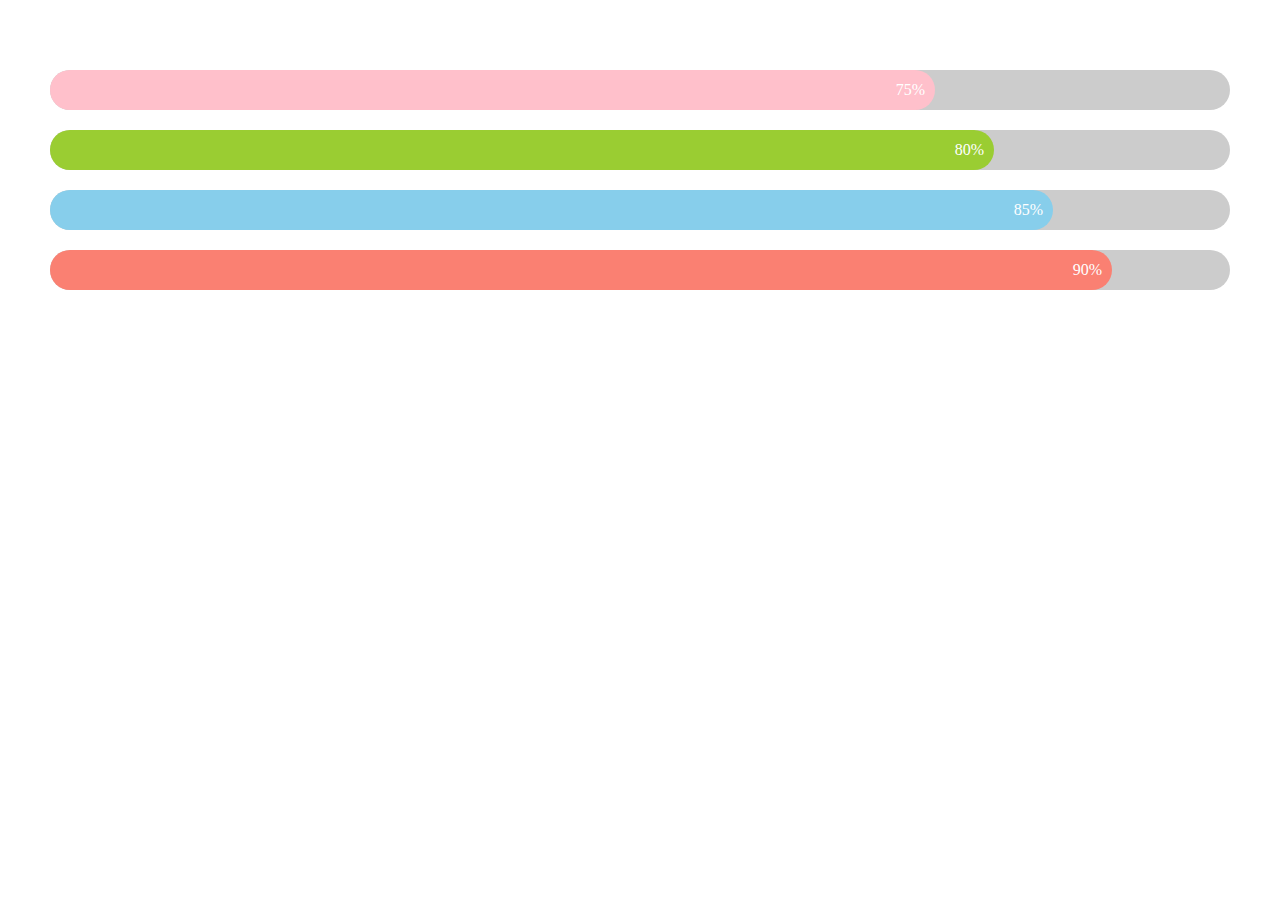
<file: css/graph.html>
<!doctype html>
<html>
<head>
	<title>막대 그래프</title>
	<link href="graph.css" rel="stylesheet" type="text/css">
</head>
<body>
	<div class="graph stack">
		<span style="width:75%">75%</span>
	</div>
	<div class="graph stack2">
		<span style="width:80%">80%</span>
	</div>
	<div class="graph stack3">
		<span style="width:85%">85%</span>
	</div>
	<div class="graph stack4">
		<span style="width:90%">90%</span>
	</div>
</body>
</html>
</file>
<file: css/style.css>
@charset "utf-8";
*{
    margin: 0;
    padding: 0;
}
ul, ol{
    list-style: none;
}
img, iframe, video{
    vertical-align: middle;
}
a{
    text-decoration: none;
    color: #111;
}
body{
    font-family: 'Pretendard';
    color: #111;
   
}
a {
	color: #000;
}

a:hover, a:focus{
	color: #000;
}

p{
	font-size: 20px;
}
p span{
	font-size: 18px;
}

p,h6, address{
	color: #777;
}

h1,h2,h4,h5,h6{
	text-transform: uppercase;
}

header{
	height: 800px;
	margin-bottom: 0;
	text-align: center;
	position: relative;
	background-image: url(../img/banner4.jpg);
	background-repeat: no-repeat;
	background-size: cover;
}
header h1{
	margin-bottom: -100px;
}
header h4{
	font-style: italic;
	
}

#about, #portfolio{
	margin-top: 150px;
}


section{
	padding: 50px 0;
}

section.no-padding{
	padding: 0;
}

figure{
	margin-bottom: 30px;
}

.container{
	position: relative;
}

.form-control{
	border-radius: 0;
	-webkit-box-shadow: none;
	box-shadow: none;
	-webkit-transition: none;
	-o-transition: none;
	transition: none;
	border-color: #8a8587;
	padding: 14px;
	font-size: 13px;
	height: auto;
	margin-bottom: 25px;
}

.form-control:focus {
    border-color: #000;
    outline: 0;
    -webkit-box-shadow: none;
    box-shadow: none;
}



textarea.form-control{
	height: 195px;
}

.title{
	text-align: center;
}
.title-left{
	text-align: left;
}

.title p{
	padding: 50px;
}

.section-text{
	padding: 5px 0;
}

.navbar-header{
	height: 90px;
}

.navbar-wooster{
	background: #fff;
	height: 70px;
}

.navbar-wooster .navbar-brand{
	padding-top: 8px;
}

.navbar-wooster .navbar-brand img{
	height: 50px;
}

.navbar-wooster .primary-menu{
	margin-top: 0;
	margin-left: -15px;
	margin-right: -15px;
}

.navbar-wooster .navbar-collapse{
	background-color: #fff;
}

.navbar-wooster .navbar-header{
	height: 50px;
}

.navbar-toggle{
	display: block !important;
	margin-top: 20px;
}

.navbar-toggle .icon-bar{
	background: #000;

}

.main-head h1{
	text-transform: uppercase;
	font-size: 50px;	
	position: relative;
	line-height: 1.4em;
	margin-bottom: 40px;
	font-style: italic;
}
.main-head h2{
	text-transform: uppercase;
	font-size: 40px;	
	position: relative;
	line-height: 1.4em;
	margin-bottom: 40px;
	font-style: italic;
}

.main-head span{
	margin-bottom: 20px;
	margin-top:20px;
	font-size: 13px;
	display: block;

}

.main-head{
	text-transform: uppercase;
	width: 100%;
	position: absolute;
	top: 50%;
	-webkit-transform: translate(0,-50%);
	-moz-transform: translate(0,-50%);
	-ms-transform: translate(0,-50%);
	-o-transform: translate(0,-50%);
	transform: translate(0,-50%);
}



.divider{
	width: 200px;
	background: #000;
	height: 1px;
	display: block;
	margin:20px auto;
}

.divider.divider-sm{
	width: 40px;
	margin: 20px 0;
}

.divider.divider-lg{
	width: 180px;
}

.btn{
	border-radius: 0;
	font-size: 13px;
	padding: 15px 40px;
	transition: all 0.3s;
}

.btn-lg{
	padding: 25px 50px;
}

.btn-lg.btn-primary{
	border-width: 2px;
}

.btn-primary{
	background: transparent;
	border:1px solid #000;
	color: #000;
}

.btn-primary:hover,
.btn-primary:active,
.btn-primary:active:hover,
.btn-primary:focus{
	background: #000;
	color: #fff;
	border-color:#000;
}

.call-to-action{
	background: #000;
	color: #fff;
	padding: 50px 0;
}

.video{
	background-image: url(../img/keyboard.jpg);
	background-repeat: no-repeat;
	background-position: center;
	background-size: cover;
	height: 500px;
	color: #fff;
	position: relative;
}

.video-wrapper{
	background-color: rgba(0,0,0,0.8);
	position: absolute;
	top: 0;
	left: 0;
	width: 100%;
	height: 100%;
}

.video .fa{
	font-size: 70px;
	color: #fff;
}

.centred-container{
	position: absolute;
	width: 100%;
	text-align: center;
	top: 50%;
	-webkit-transform: translate(0,-50%);
	-moz-transform: translate(0,-50%);
	-ms-transform: translate(0,-50%);
	-o-transform: translate(0,-50%);
	transform: translate(0,-50%);
}

.video h3{
	margin-bottom: 30px;
}
.video .glyphicon{
	font-size: 70px;
}


/**********************
PORTFOLIO
***********************/
.centered-pills {
	text-align: center;
}
.centered-pills ul.nav-pills {
	display: inline-block;
	margin-bottom: 50px;
}
.centered-pills li {
	display: inline;
}
.centered-pills a {
	float: left;
}

.nav-pills > li > a{
	border-radius: 0;
	color: #000;
	border:1px solid #000;
	margin-right: 20px;
}

.nav-pills > li > a:hover,
.nav-pills > li > a:focus,
.nav-pills > li > a.active{
	background: #000	;
	border-color: #000;
	color: #fff;
}

#portfolio-grid .mix{
	display: none;
}



/******
TESTIMONIAL
**********/
/*구름 미들 배너*/
.testimonial .mask{
    background-image: url(../img/sky.jpg);
    height: 280px;
    background-repeat: no-repeat;
    display: flex;
    align-items: center;
    justify-content: center;
    background-attachment: fixed;
	background-size: cover;
	position: relative;
}
/*자식이 한개일때, 플렉스를 이용해서 가로세로 정 가운데로 보내기
-자식이 정 가운데로 이동한 태그
-부모에게 자식보다 높은 높이와 너비가 있어야 표가 남
-저스티파이 컨템츠 센터를 사용해준다. 당연히 디스플레이는    플렉스도 같이 들어가야 한다.*/
.testimonial .mask h1{
    color: #ffffff;
    font-size: 32px;
    font-weight: 300;
    letter-spacing: 10px;
	font-style: italic;
}


.mask{
	width: 100%;
	height: 100%;
	display: block;
	background: rgba(22, 22, 22, 0.1);
	
}

.single-testimonial{
	padding: 80px 0;
	text-align: center;

}



.subscribe-input{
	text-align: left;
	width: 100%;
	border: 0 none;
	background: transparent;
	opacity: 0.9;
	border: 1px solid #fff;
	padding: 14px;
}

.btn-cta{
	background-color: #fff;
	border: 1px solid #fff;
	color: #000;
	font-weight: 400;
	letter-spacing: 1px;
	margin: 0;
	padding: 15px 25px;
	text-transform: uppercase;
	width: 100%;
}

address{
	padding-top: 50px;
	text-align: center;
	margin-bottom: 70px;
}

address .fa{
	display: block;
	font-size: 33px;
	margin-bottom: 20px;
}
/*막대그래프*/
.title{
	padding-bottom: 20px;
}
.skill_text{
	padding-top: 5px;
	font-size: 18px;

}
.graph{height:22px; background:#ccc; border-radius:4px;}
.graph span{display:block; padding:0 10px; height:22px; line-height:22px; text-align:right; border-radius:4px; box-sizing:border-box; color:#fff;margin-bottom:40PX; } 
.stack span, .stack2 span, .stack3 span, .stack4 span, .stack5 span, .stack6 span
{animation:stack 2s 1; background:rgb(39, 39, 39);}

@keyframes stack{
	0%{width:0; color:rgba(255,255,255,0);}
	40%{color:rgba(255,255,255,1);}
	100%{width:70%;}
}
@keyframes stack2{
	0%{width:0; color:rgba(255,255,255,0);}
	40%{color:rgba(255,255,255,1);}
	100%{width:85%;}
}
@keyframes stack3{
	0%{width:0; color:rgba(255,255,255,0);}
	40%{color:rgba(255,255,255,1);}
	100%{width:85%;}
}
@keyframes stack4{
	0%{width:0; color:rgba(255,255,255,0);}
	40%{color:rgba(255,255,255,1);}
	100%{width:85%;}
}
@keyframes stack5{
	0%{width:0; color:rgba(255,255,255,0);}
	40%{color:rgba(255,255,255,1);}
	100%{width:80%;}
}
@keyframes stack6{
	0%{width:0; color:rgba(27, 27, 27, 0);}
	40%{color:rgba(255,255,255,1);}
	100%{width:75%;}
}



/**FOOTER**/
footer{
	margin-top: 50px;
	background: #000;
	padding: 80px 0;
}

footer,
footer p{
	color: #fff;
}

footer a{
	color: #fff;
	font-weight: bold;
}

footer a:hover{
	color: #fff;
	text-decoration: underline;
}


.logo-footer{
	margin-bottom: 40px;
}

/*******************************
SOCIAL ICONS
******************************/
ul.social{
	list-style: none;
	margin: 0 0 10px 0;
	padding: 0;
}

ul.social li{
	display: inline-block;
	width: 30px;

}

ul.social li a{
	text-decoration: none;

}


ul.social li a i{
	color: #fff;
	width: 32px;
	height: 32px;
	display: block;
	line-height: 32px;
	text-align: center;
	border-radius: 100%;
	-webkit-transition: all 0.5;
	transition: all 0.5s;
}


ul.social li a i:hover,
ul.social li a i:focus{
	
	background-color: #fff;
	color: #000;

}


/*****************************
RESPONSIVE
******************************/
@media (min-width: 768px){
	.primary-menu{
		position: relative;
		overflow: hidden;
		margin-top: 18px;
	}

	.primary-menu .navbar-nav{
		right: -75%;
		position: absolute;
		margin-top: 12px;
		opacity: 0;
		transition: 300ms all ease-in-out;
	}

	.primary-menu:hover .navbar-nav{
		right: 50px;
		opacity: 1;
	}
}

@media (max-width: 767px){

	.navbar-toggle{
		margin-top: -45px;
	}

	.navbar-wooster .navbar-toggle{
		margin-top: -25px;
		padding: 0;
	}
}

.work_title{
	font-size:24px;
	padding:0.5em 0 0;
	color: #39454b;
	letter-spacing: 1.5;
}
.work_sub_title{padding-bottom:1em;
	color: #39454b;
font-size: 18px;
letter-spacing: 1.5;}
.mix>a:hover{
	text-decoration: none;
}
</file>
<file: css/graph.css>
*{margin:0; padding:0;}
body{padding:50px;}
.graph{height:40px; background:#ccc; border-radius:40px;}
.graph span{display:block; padding:0 10px; height:40px; line-height:40px; text-align:right; border-radius:40px; box-sizing:border-box; color:#fff; margin:20px 0;}
.stack span{animation:stack 2s 1; background:pink;}
.stack2 span{animation:stack2 2s 1; background:yellowgreen;}
.stack3 span{animation:stack3 2s 1; background:skyblue;}
.stack4 span{animation:stack4 2s 1; background:salmon;}
@keyframes stack{
	0%{width:0; color:rgba(255,255,255,0);}
	40%{color:rgba(255,255,255,1);}
	100%{width:75%;}
}
@keyframes stack2{
	0%{width:0; color:rgba(255,255,255,0);}
	40%{color:rgba(255,255,255,1);}
	100%{width:80%;}
}
@keyframes stack3{
	0%{width:0; color:rgba(255,255,255,0);}
	40%{color:rgba(255,255,255,1);}
	100%{width:85%;}
}
@keyframes stack4{
	0%{width:0; color:rgba(255,255,255,0);}
	40%{color:rgba(255,255,255,1);}
	100%{width:90%;}
}
</file>
